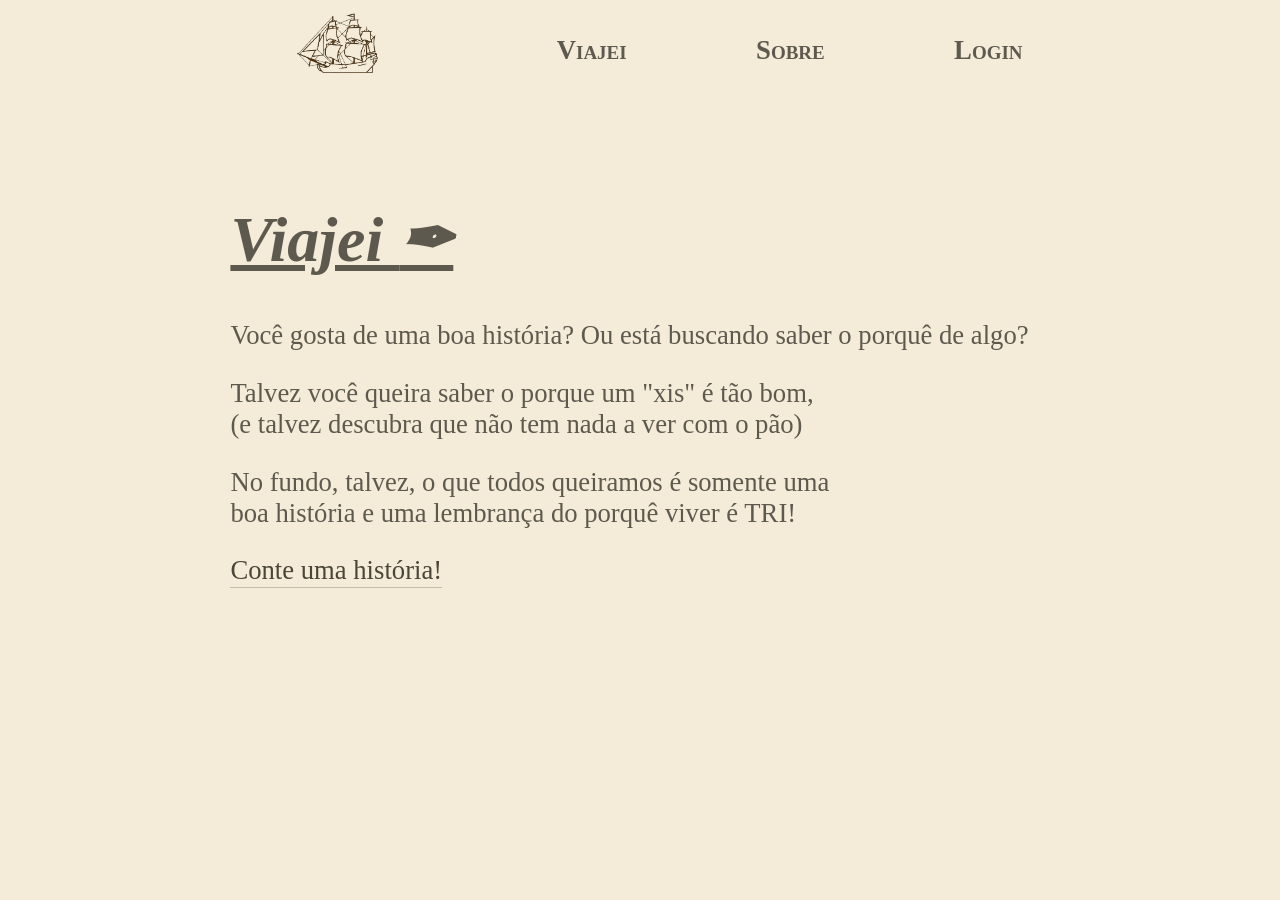
<file: index.html>
<!DOCTYPE html>
<html lang="en">

<head>
    <meta charset="UTF-8">
    <meta content="text/html">
    <meta name="viewport" content="width=device-width, initial-scale=1.0">
    <link rel="stylesheet" href="./style/index.css">
    <script src="./scripts/menu.js" defer></script>
    <script src="./scripts/navbar.js"></script>
    
    <title>Viajei!</title>
</head>

<body>

  <div id="container">
    <header>
      <nav>
        <img src="./images/boat.png" alt="Uma imagem de um barco a vela, somente com traços em tons marrons. O barco está de com a proa virada para o lado direito" />
        <div class="toggle"></div>
        <a class="link-do-cabecalho" href="./index.html">Viajei</a>
        <a class="link-do-cabecalho" href="./about.html">Sobre</a>
        <a class="link-do-cabecalho" href="./auth.html">Login</a>
      </nav>
    </header>
    
    <main>
      <h1> Viajei <span class="pen-icon">&#x2712;</span></h1>

      <p>
        Você gosta de uma boa história? Ou está buscando saber o porquê de algo?
      </p>
     
      <p>
        Talvez você queira saber o porque um "xis" é tão bom, <br/>
        (e talvez descubra que não tem nada a ver com o pão)
      </p>

      <p>
        No fundo, talvez, o que todos queiramos é somente uma <br/>
        boa história e uma lembrança do porquê viver é TRI!
      </p>

      <a class="caller" href="./forms.html"> Conte uma história! </a>
    </main>
    
  </div> 
</body> 

</html>
</file>
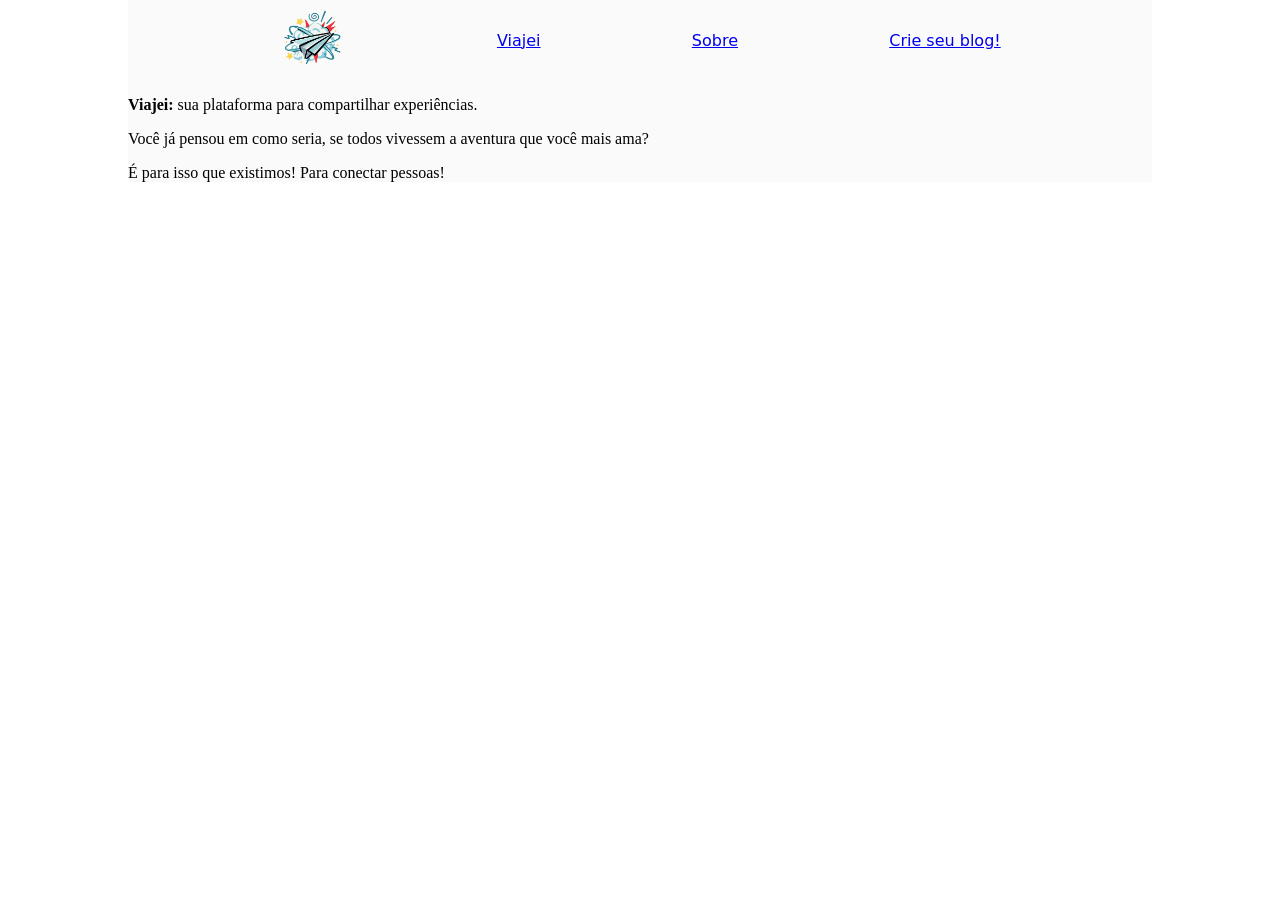
<file: app/index.html>
<!DOCTYPE html>
<html lang="en">

<head>
    <meta charset="UTF-8">
    <meta name="viewport" content="width=device-width, initial-scale=1.0">
    <link rel="stylesheet" href="./style/style.css">
    <title>Viajei</title>
</head>

<body>
    <div id="container">
        <header>
            <img src="./images/logo.png" alt="A imagem de um emoji que junta uma nuvem de confusão, com um avião." />
            <a href="./index.html">Viajei</a>
            <a href="./sobre.html">Sobre</a>
            <a href="./forms.html">Crie seu blog!</a>
        </header>
        <section>
            <p><b> Viajei: </b>
                sua plataforma para compartilhar experiências. 
            </p>
            <p>
                Você já pensou em como seria,
                se todos vivessem a aventura que você mais ama?
            </p>
            <p>
                É para isso que existimos! Para conectar pessoas!
            </p>
        </section>
    </div>
</body>

</html>
</file>
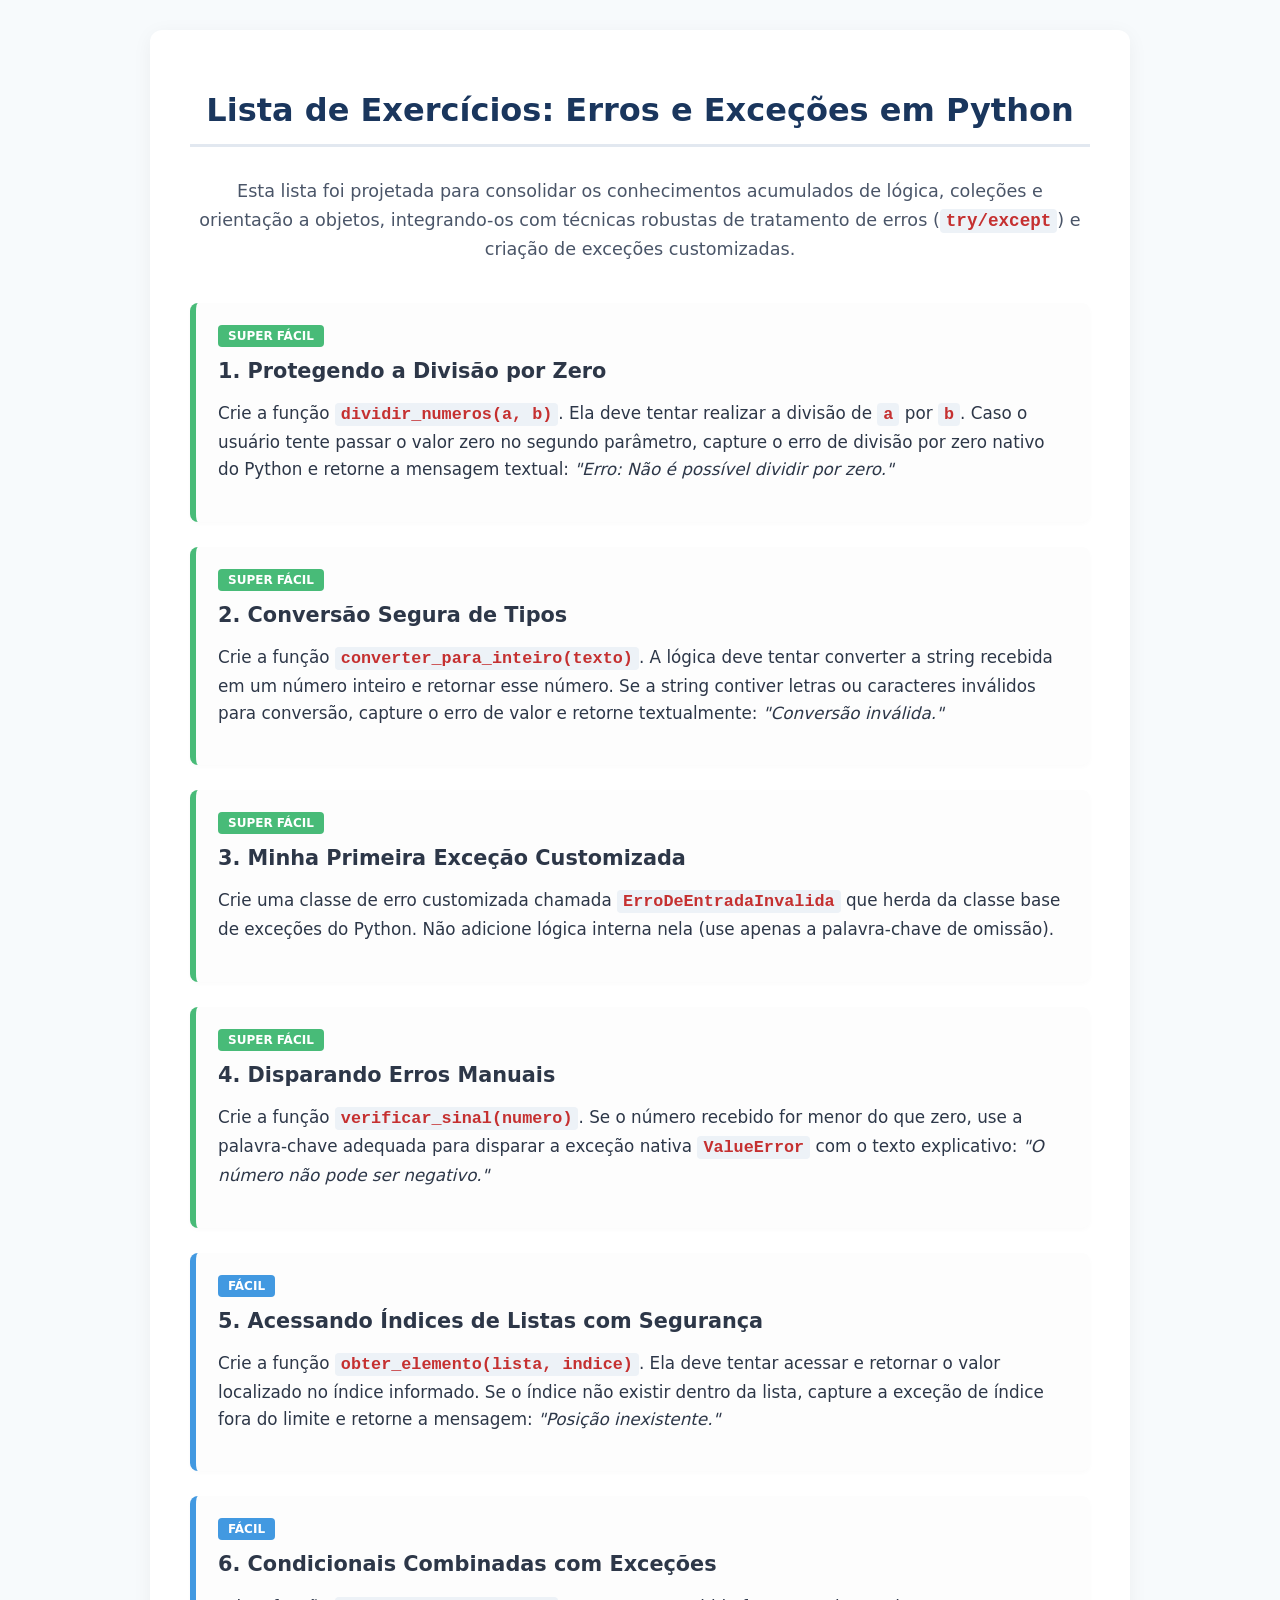
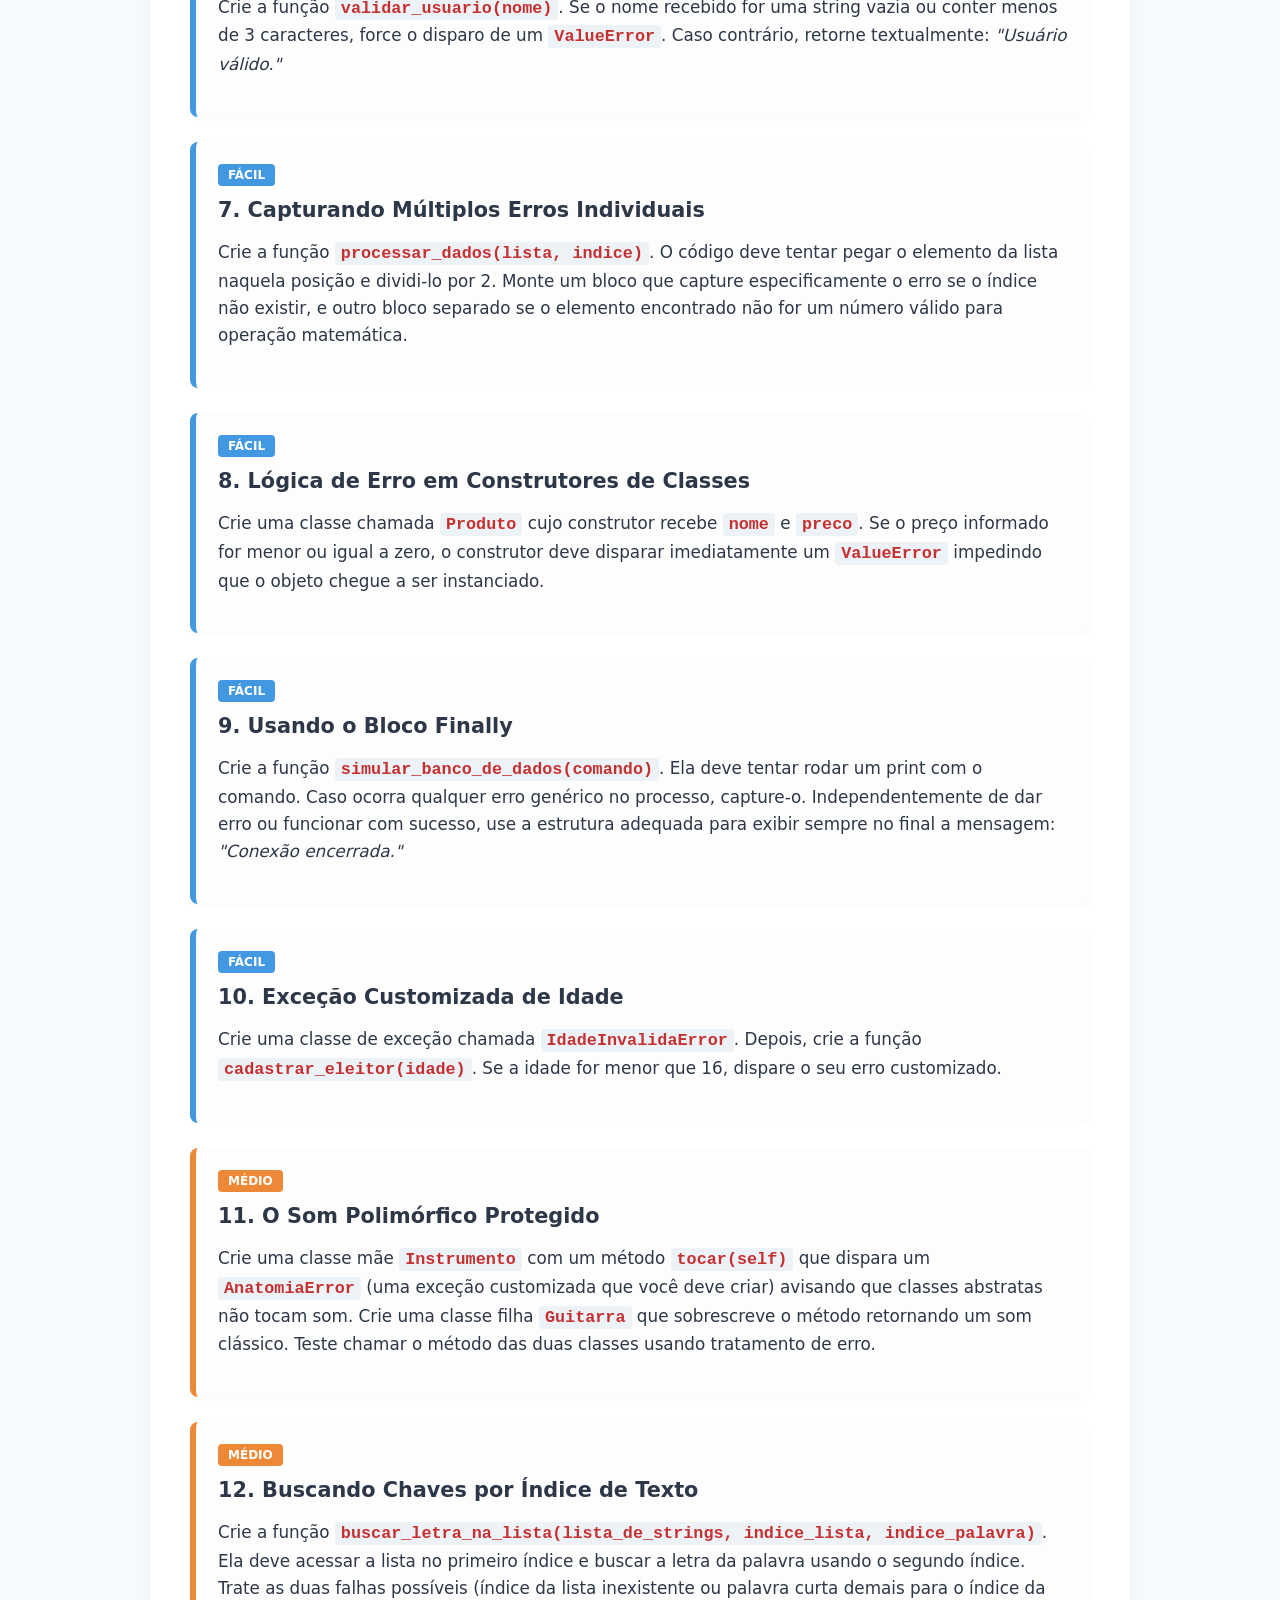
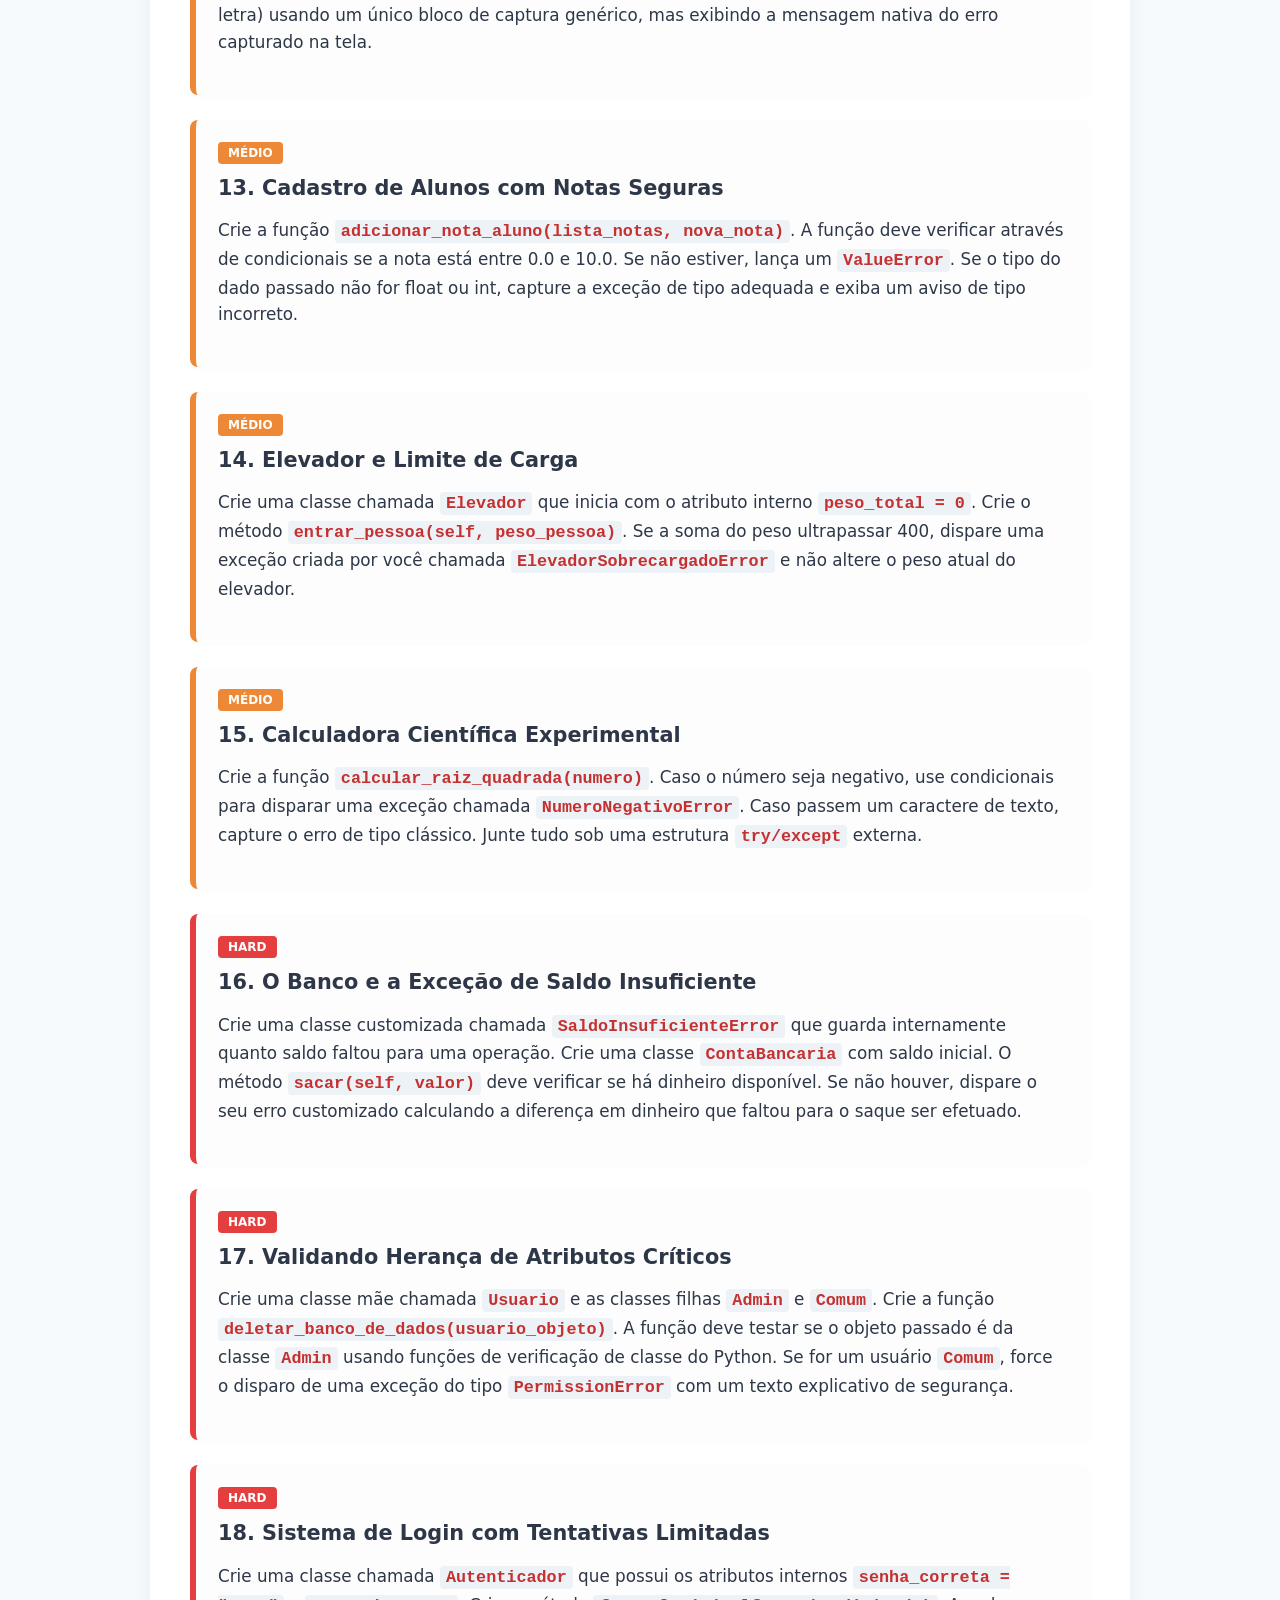
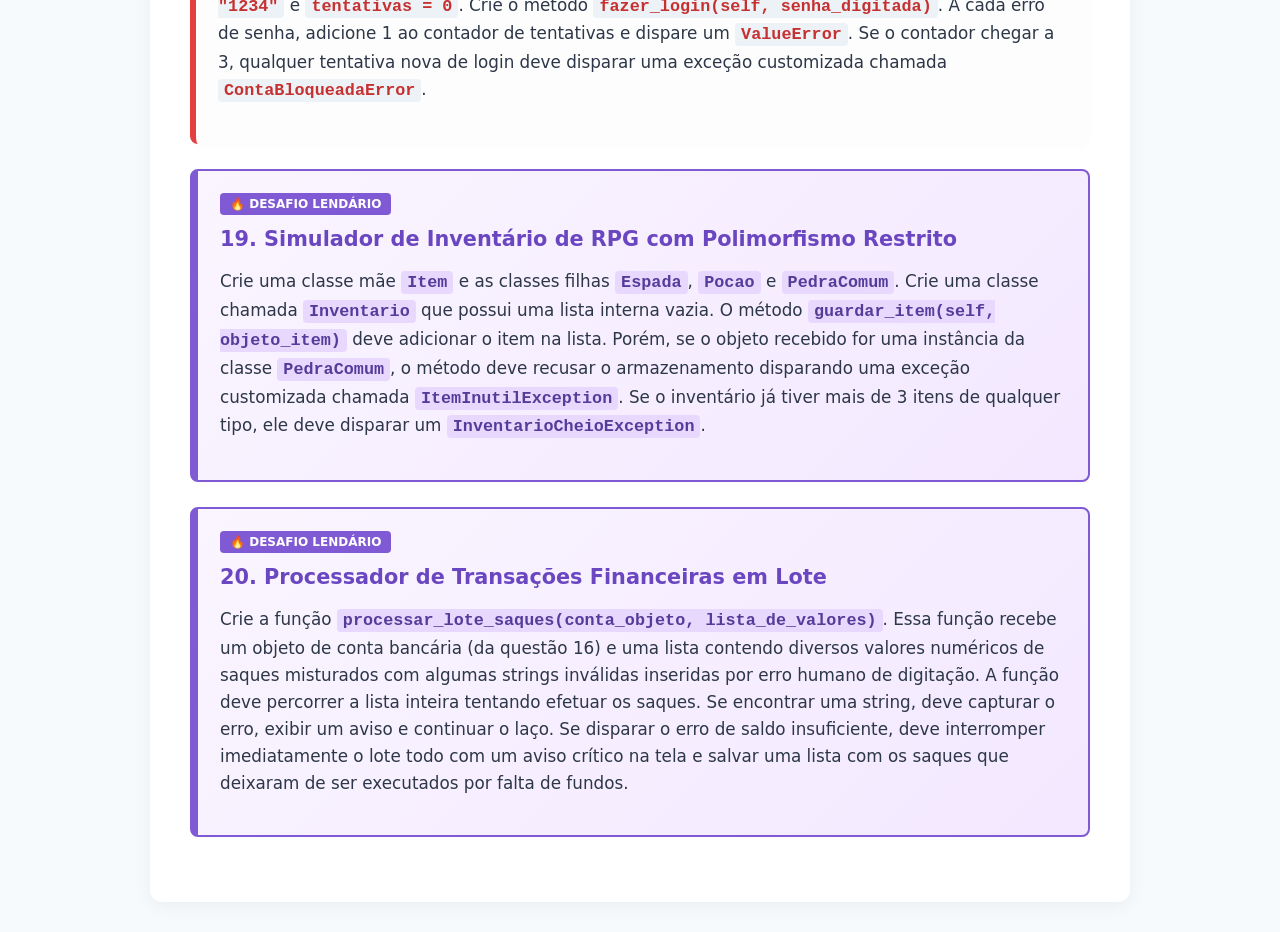
<file: proj/exceptions/index.html>
<!DOCTYPE html>
<html lang="pt-BR">
<head>
    <meta charset="UTF-8">
    <meta name="viewport" content="width=device-width, initial-scale=1.0">
    <title>Exercícios Python: Tratamento de Exceções</title>
    <style>
        body {
            font-family: 'Segoe UI', system-ui, sans-serif;
            background-color: #f7fafc;
            color: #2d3748;
            padding: 30px 20px;
            margin: 0;
        }
        .container {
            max-width: 900px;
            margin: 0 auto;
            background: #ffffff;
            padding: 40px;
            border-radius: 12px;
            box-shadow: 0 4px 20px rgba(0,0,0,0.05);
        }
        h1 {
            color: #1a365d;
            text-align: center;
            border-bottom: 3px solid #e2e8f0;
            padding-bottom: 15px;
            margin-bottom: 30px;
        }
        p.intro {
            font-size: 1.1em;
            color: #4a5568;
            line-height: 1.6;
            text-align: center;
            margin-bottom: 40px;
        }
        .card {
            padding: 22px;
            margin: 25px 0;
            border-radius: 8px;
            border-left: 6px solid #cbd5e0;
            background: #fdfdfd;
            box-shadow: 0 2px 5px rgba(0,0,0,0.02);
        }
        /* Cores por Nível */
        .card.super-facil { border-left-color: #48bb78; }
        .card.facil { border-left-color: #4299e1; }
        .card.medio { border-left-color: #ed8936; }
        .card.hard { border-left-color: #e53e3e; }
        
        /* Card Especial do Desafio */
        .card.desafio-especial {
            border: 2px solid #805ad5;
            border-left: 8px solid #805ad5;
            background: #faf5ff;
            background-image: linear-gradient(135deg, #faf5ff 0%, #f3e8ff 100%);
        }

        .badge {
            display: inline-block;
            padding: 4px 10px;
            font-size: 0.75em;
            font-weight: bold;
            border-radius: 4px;
            color: #fff;
            text-transform: uppercase;
            margin-bottom: 12px;
        }
        .badge.super-facil { background: #48bb78; }
        .badge.facil { background: #4299e1; }
        .badge.medio { background: #ed8936; }
        .badge.hard { background: #e53e3e; }
        .badge.desafio-especial { background: #805ad5; animation: pulse 2s infinite; }

        h2 {
            margin-top: 0;
            font-size: 1.3em;
            color: #2d3748;
        }
        .card.desafio-especial h2 {
            color: #6b46c1;
        }
        p.enunciado {
            line-height: 1.6;
            font-size: 1.05em;
        }
        code {
            background: #edf2f7;
            padding: 2px 6px;
            border-radius: 4px;
            font-family: 'Courier New', Courier, monospace;
            font-weight: bold;
            color: #c53030;
        }
        .card.desafio-especial code {
            background: #e9d8fd;
            color: #553c9a;
        }
    </style>
</head>
<body>
    <div class="container">
        <h1>Lista de Exercícios: Erros e Exceções em Python</h1>
        <p class="intro">
            Esta lista foi projetada para consolidar os conhecimentos acumulados de lógica, coleções e orientação a objetos, 
            integrando-os com técnicas robustas de tratamento de erros (<code>try/except</code>) e criação de exceções customizadas.
        </p>

        <div class="card super-facil">
            <span class="badge super-facil">Super Fácil</span>
            <h2>1. Protegendo a Divisão por Zero</h2>
            <p class="enunciado">Crie a função <code>dividir_numeros(a, b)</code>. Ela deve tentar realizar a divisão de <code>a</code> por <code>b</code>. Caso o usuário tente passar o valor zero no segundo parâmetro, capture o erro de divisão por zero nativo do Python e retorne a mensagem textual: <em>"Erro: Não é possível dividir por zero."</em></p>
        </div>

        <div class="card super-facil">
            <span class="badge super-facil">Super Fácil</span>
            <h2>2. Conversão Segura de Tipos</h2>
            <p class="enunciado">Crie a função <code>converter_para_inteiro(texto)</code>. A lógica deve tentar converter a string recebida em um número inteiro e retornar esse número. Se a string contiver letras ou caracteres inválidos para conversão, capture o erro de valor e retorne textualmente: <em>"Conversão inválida."</em></p>
        </div>

        <div class="card super-facil">
            <span class="badge super-facil">Super Fácil</span>
            <h2>3. Minha Primeira Exceção Customizada</h2>
            <p class="enunciado">Crie uma classe de erro customizada chamada <code>ErroDeEntradaInvalida</code> que herda da classe base de exceções do Python. Não adicione lógica interna nela (use apenas a palavra-chave de omissão).</p>
        </div>

        <div class="card super-facil">
            <span class="badge super-facil">Super Fácil</span>
            <h2>4. Disparando Erros Manuais</h2>
            <p class="enunciado">Crie a função <code>verificar_sinal(numero)</code>. Se o número recebido for menor do que zero, use a palavra-chave adequada para disparar a exceção nativa <code>ValueError</code> com o texto explicativo: <em>"O número não pode ser negativo."</em></p>
        </div>

        <div class="card facil">
            <span class="badge facil">Fácil</span>
            <h2>5. Acessando Índices de Listas com Segurança</h2>
            <p class="enunciado">Crie a função <code>obter_elemento(lista, indice)</code>. Ela deve tentar acessar e retornar o valor localizado no índice informado. Se o índice não existir dentro da lista, capture a exceção de índice fora do limite e retorne a mensagem: <em>"Posição inexistente."</em></p>
        </div>

        <div class="card facil">
            <span class="badge facil">Fácil</span>
            <h2>6. Condicionais Combinadas com Exceções</h2>
            <p class="enunciado">Crie a função <code>validar_usuario(nome)</code>. Se o nome recebido for uma string vazia ou conter menos de 3 caracteres, force o disparo de um <code>ValueError</code>. Caso contrário, retorne textualmente: <em>"Usuário válido."</em></p>
        </div>

        <div class="card facil">
            <span class="badge facil">Fácil</span>
            <h2>7. Capturando Múltiplos Erros Individuais</h2>
            <p class="enunciado">Crie a função <code>processar_dados(lista, indice)</code>. O código deve tentar pegar o elemento da lista naquela posição e dividi-lo por 2. Monte um bloco que capture especificamente o erro se o índice não existir, e outro bloco separado se o elemento encontrado não for um número válido para operação matemática.</p>
        </div>

        <div class="card facil">
            <span class="badge facil">Fácil</span>
            <h2>8. Lógica de Erro em Construtores de Classes</h2>
            <p class="enunciado">Crie uma classe chamada <code>Produto</code> cujo construtor recebe <code>nome</code> e <code>preco</code>. Se o preço informado for menor ou igual a zero, o construtor deve disparar imediatamente um <code>ValueError</code> impedindo que o objeto chegue a ser instanciado.</p>
        </div>

        <div class="card facil">
            <span class="badge facil">Fácil</span>
            <h2>9. Usando o Bloco Finally</h2>
            <p class="enunciado">Crie a função <code>simular_banco_de_dados(comando)</code>. Ela deve tentar rodar um print com o comando. Caso ocorra qualquer erro genérico no processo, capture-o. Independentemente de dar erro ou funcionar com sucesso, use a estrutura adequada para exibir sempre no final a mensagem: <em>"Conexão encerrada."</em></p>
        </div>

        <div class="card facil">
            <span class="badge facil">Fácil</span>
            <h2>10. Exceção Customizada de Idade</h2>
            <p class="enunciado">Crie uma classe de exceção chamada <code>IdadeInvalidaError</code>. Depois, crie a função <code>cadastrar_eleitor(idade)</code>. Se a idade for menor que 16, dispare o seu erro customizado.</p>
        </div>

        <div class="card medio">
            <span class="badge medio">Médio</span>
            <h2>11. O Som Polimórfico Protegido</h2>
            <p class="enunciado">Crie uma classe mãe <code>Instrumento</code> com um método <code>tocar(self)</code> que dispara um <code>AnatomiaError</code> (uma exceção customizada que você deve criar) avisando que classes abstratas não tocam som. Crie uma classe filha <code>Guitarra</code> que sobrescreve o método retornando um som clássico. Teste chamar o método das duas classes usando tratamento de erro.</p>
        </div>

        <div class="card medio">
            <span class="badge medio">Médio</span>
            <h2>12. Buscando Chaves por Índice de Texto</h2>
            <p class="enunciado">Crie a função <code>buscar_letra_na_lista(lista_de_strings, indice_lista, indice_palavra)</code>. Ela deve acessar a lista no primeiro índice e buscar a letra da palavra usando o segundo índice. Trate as duas falhas possíveis (índice da lista inexistente ou palavra curta demais para o índice da letra) usando um único bloco de captura genérico, mas exibindo a mensagem nativa do erro capturado na tela.</p>
        </div>

        <div class="card medio">
            <span class="badge medio">Médio</span>
            <h2>13. Cadastro de Alunos com Notas Seguras</h2>
            <p class="enunciado">Crie a função <code>adicionar_nota_aluno(lista_notas, nova_nota)</code>. A função deve verificar através de condicionais se a nota está entre 0.0 e 10.0. Se não estiver, lança um <code>ValueError</code>. Se o tipo do dado passado não for float ou int, capture a exceção de tipo adequada e exiba um aviso de tipo incorreto.</p>
        </div>

        <div class="card medio">
            <span class="badge medio">Médio</span>
            <h2>14. Elevador e Limite de Carga</h2>
            <p class="enunciado">Crie uma classe chamada <code>Elevador</code> que inicia com o atributo interno <code>peso_total = 0</code>. Crie o método <code>entrar_pessoa(self, peso_pessoa)</code>. Se a soma do peso ultrapassar 400, dispare uma exceção criada por você chamada <code>ElevadorSobrecargadoError</code> e não altere o peso atual do elevador.</p>
        </div>

        <div class="card medio">
            <span class="badge medio">Médio</span>
            <h2>15. Calculadora Científica Experimental</h2>
            <p class="enunciado">Crie a função <code>calcular_raiz_quadrada(numero)</code>. Caso o número seja negativo, use condicionais para disparar uma exceção chamada <code>NumeroNegativoError</code>. Caso passem um caractere de texto, capture o erro de tipo clássico. Junte tudo sob uma estrutura <code>try/except</code> externa.</p>
        </div>

        <div class="card hard">
            <span class="badge hard">Hard</span>
            <h2>16. O Banco e a Exceção de Saldo Insuficiente</h2>
            <p class="enunciado">Crie uma classe customizada chamada <code>SaldoInsuficienteError</code> que guarda internamente quanto saldo faltou para uma operação. Crie uma classe <code>ContaBancaria</code> com saldo inicial. O método <code>sacar(self, valor)</code> deve verificar se há dinheiro disponível. Se não houver, dispare o seu erro customizado calculando a diferença em dinheiro que faltou para o saque ser efetuado.</p>
        </div>

        <div class="card hard">
            <span class="badge hard">Hard</span>
            <h2>17. Validando Herança de Atributos Críticos</h2>
            <p class="enunciado">Crie uma classe mãe chamada <code>Usuario</code> e as classes filhas <code>Admin</code> e <code>Comum</code>. Crie a função <code>deletar_banco_de_dados(usuario_objeto)</code>. A função deve testar se o objeto passado é da classe <code>Admin</code> usando funções de verificação de classe do Python. Se for um usuário <code>Comum</code>, force o disparo de uma exceção do tipo <code>PermissionError</code> com um texto explicativo de segurança.</p>
        </div>

        <div class="card hard">
            <span class="badge hard">Hard</span>
            <h2>18. Sistema de Login com Tentativas Limitadas</h2>
            <p class="enunciado">Crie uma classe chamada <code>Autenticador</code> que possui os atributos internos <code>senha_correta = "1234"</code> e <code>tentativas = 0</code>. Crie o método <code>fazer_login(self, senha_digitada)</code>. A cada erro de senha, adicione 1 ao contador de tentativas e dispare um <code>ValueError</code>. Se o contador chegar a 3, qualquer tentativa nova de login deve disparar uma exceção customizada chamada <code>ContaBloqueadaError</code>.</p>
        </div>

        <div class="card desafio-especial">
            <span class="badge desafio-especial">🔥 Desafio Lendário</span>
            <h2>19. Simulador de Inventário de RPG com Polimorfismo Restrito</h2>
            <p class="enunciado">Crie uma classe mãe <code>Item</code> e as classes filhas <code>Espada</code>, <code>Pocao</code> e <code>PedraComum</code>. Crie uma classe chamada <code>Inventario</code> que possui uma lista interna vazia. O método <code>guardar_item(self, objeto_item)</code> deve adicionar o item na lista. Porém, se o objeto recebido for uma instância da classe <code>PedraComum</code>, o método deve recusar o armazenamento disparando uma exceção customizada chamada <code>ItemInutilException</code>. Se o inventário já tiver mais de 3 itens de qualquer tipo, ele deve disparar um <code>InventarioCheioException</code>.</p>
        </div>

        <div class="card desafio-especial">
            <span class="badge desafio-especial">🔥 Desafio Lendário</span>
            <h2>20. Processador de Transações Financeiras em Lote</h2>
            <p class="enunciado">Crie a função <code>processar_lote_saques(conta_objeto, lista_de_valores)</code>. Essa função recebe um objeto de conta bancária (da questão 16) e uma lista contendo diversos valores numéricos de saques misturados com algumas strings inválidas inseridas por erro humano de digitação. A função deve percorrer a lista inteira tentando efetuar os saques. Se encontrar uma string, deve capturar o erro, exibir um aviso e continuar o laço. Se disparar o erro de saldo insuficiente, deve interromper imediatamente o lote todo com um aviso crítico na tela e salvar uma lista com os saques que deixaram de ser executados por falta de fundos.</p>
        </div>

    </div>
</body>
</html>
</file>
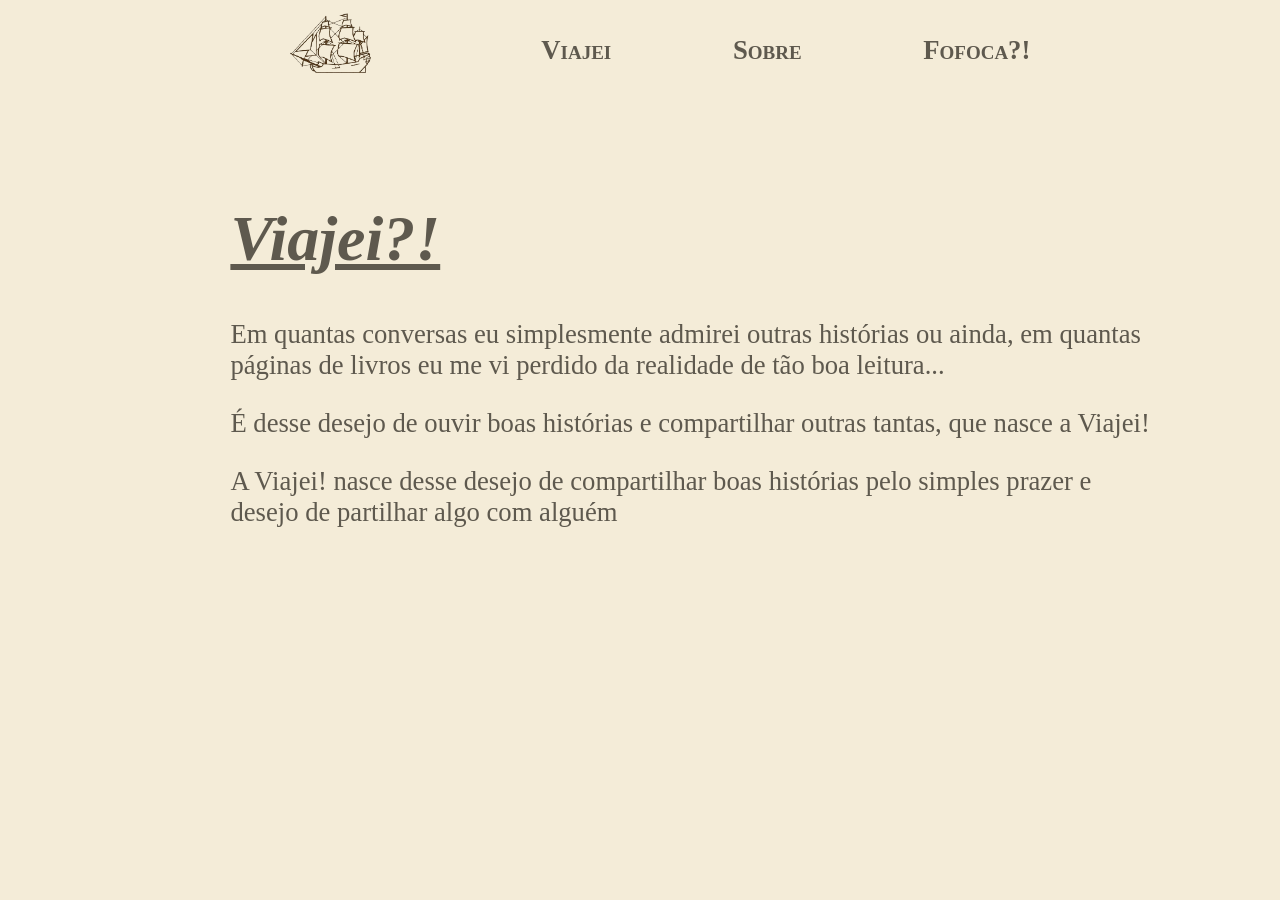
<file: about.html>
<!DOCTYPE html>
<html lang="en">

<head>
  <meta charset="UTF-8">
  <meta name="viewport" content="width=device-width, initial-scale=1.0">
  <title>Viajei: Sobre</title>
  <link rel="stylesheet" href="./style/about.css">
  <script src="./scripts/menu.js" defer></script>
  <script src="./scripts/navbar.js"></script>
</head>

<body>
  <div id="container">
    <header>
      <nav>
        <img src="./images/boat.png"
          alt="Uma imagem de um barco a vela, somente com traços em tons marrons. O barco está de com a proa virada para o lado direito" />
        <div class="toggle"></div>
        <a class="link-do-cabecalho" href="./index.html">Viajei</a>
        <a class="link-do-cabecalho" href="./about.html">Sobre</a>
        <a class="link-do-cabecalho" href="./form.html">Fofoca?!</a>
      </nav>
    </header>

    <main>
      <h1> Viajei?! </h1>
      <p>
        Em quantas conversas eu simplesmente admirei outras histórias 
        ou ainda, em quantas páginas de livros eu me vi
        perdido da realidade de tão boa leitura...
      </p>
      <p>
        É desse desejo de ouvir boas histórias e compartilhar outras tantas, que nasce a Viajei!
      </p>

      <p>
        A Viajei! nasce desse desejo de compartilhar boas histórias pelo
        simples prazer e desejo de partilhar algo com alguém
      </p>
    </main>
  </div>
</body>

</html>
</file>
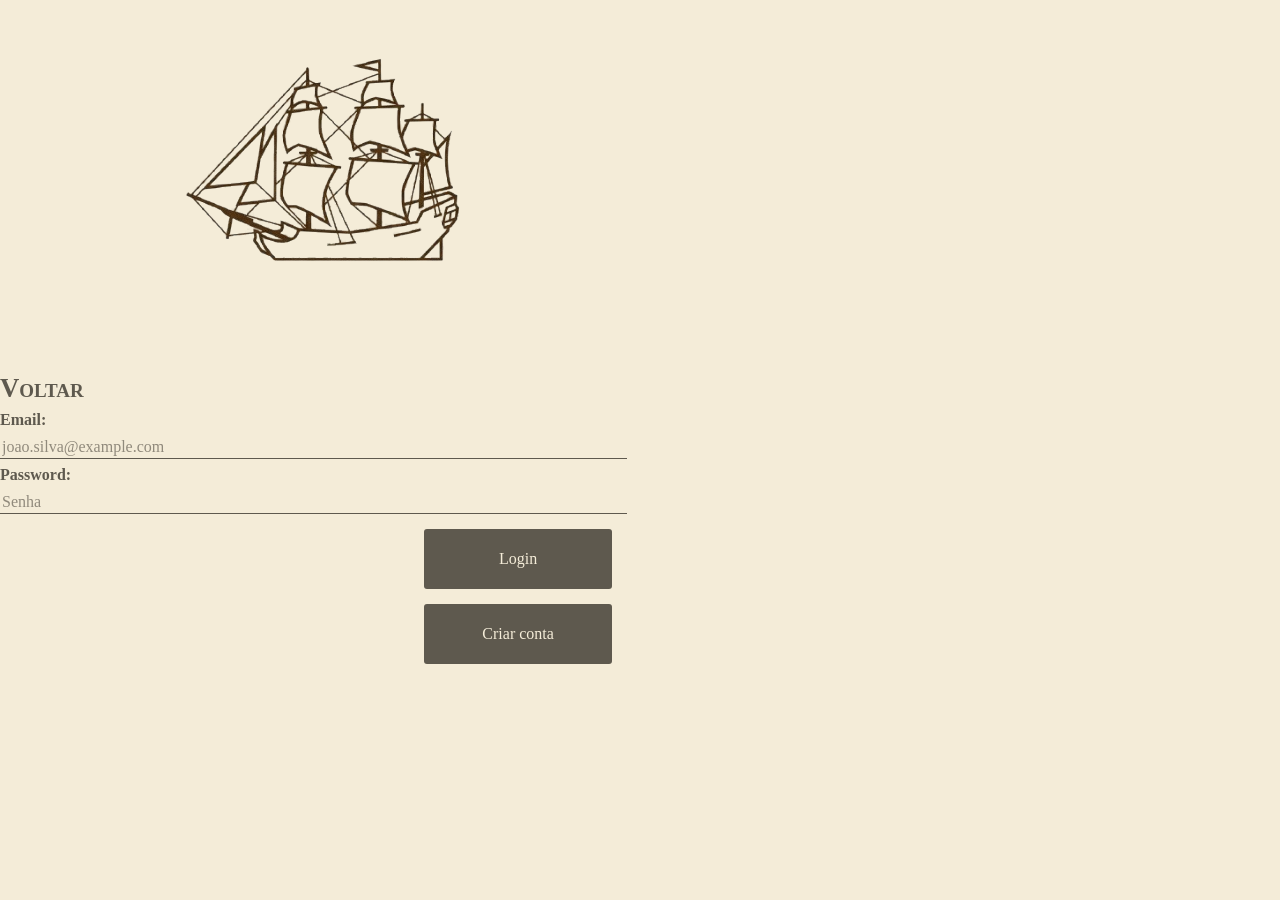
<file: auth.html>
<!DOCTYPE html>
<html lang="en">

<head>
    <meta charset="UTF-8">
    <meta name="viewport" content="width=device-width, initial-scale=1.0">
    <link rel="stylesheet" href="./style/auth.css">
    <title>Login</title>
    <script src="scripts/auth.js" defer></script>
</head>

<body>
    <div class="container">
        <header>
            <nav>
                <img src="./images/boat.png"
                    alt="Uma imagem de um barco a vela, somente com traços em tons marrons. O barco está de com a proa virada para o lado direito" />
                <div class="toggle"></div>
                <a class="link-do-cabecalho" href="./index.html">Voltar</a>
            </nav>
        </header>
        <form id="auth">
            <label for="email"> Email: </label>
            <input id="email" type="email" name="email" placeholder="joao.silva@example.com">

            <label for="senha"> Password: </label>
            <input id="senha" type="password" name="senha" placeholder="Senha">

            <button type="submit" id="login_acc"> Login </button>
            <button type="submit" id="create_acc"> Criar conta </button>
        </form>
    </div>
</body>

</html>
</file>
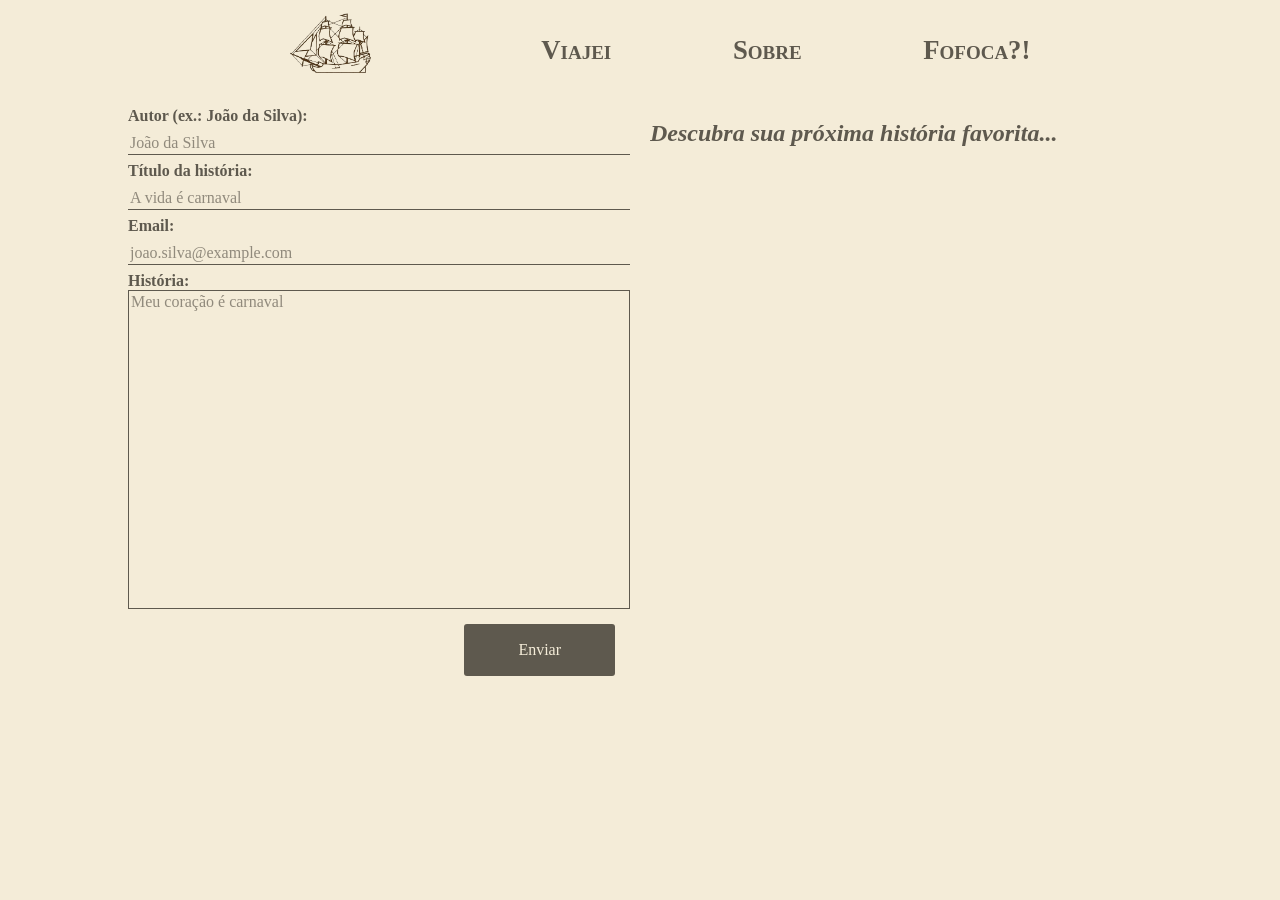
<file: form.html>
<!DOCTYPE html5>
<html lang="en">

<head>
  <meta charset="UTF-8">
  <meta name="viewport" content="width=device-width, initial-scale=1.0">
  <title>Viajei: Sobre</title>
  <link rel="stylesheet" href="./style/form.css">
  <script src="./scripts/menu.js" defer></script>
  <script type="module" src="./scripts/form.js"></script>
  <script src="./scripts/navbar.js"></script>
</head>

<body>
  <div id="container">
    <header>
      <nav>
        <img src="./images/boat.png"
          alt="Uma imagem de um barco a vela, somente com traços em tons marrons. O barco está de com a proa virada para o lado direito" />
        <div class="toggle"></div>
        <a class="link-do-cabecalho" href="./index.html">Viajei</a>
        <a class="link-do-cabecalho" href="./about.html">Sobre</a>
        <a class="link-do-cabecalho" href="./form.html">Fofoca?!</a>
      </nav>
    </header>
    
    <main>
      <form id="story-form">
        <label for="autor"> Autor (ex.: João da Silva): </label>
        <input id="autor" type="text" name="autor" placeholder="João da Silva">

        <label for="titulo"> Título da história: </label>
        <input id="titulo" type="text" name="titulo" placeholder="A vida é carnaval">

        <label for="email"> Email: </label>
        <input id="email" type="email" name="email" placeholder="joao.silva@example.com">

        <label for="historia"> História: </label>
        <textarea id="historia" cols="50" rows="20" name="historia" placeholder="Meu coração é carnaval"></textarea>

        <button type="submit"> Enviar </button>

      </form>
      <div id="historias">
        <h2> Descubra sua próxima história favorita...</h2>
      </div>
    </main>
    <dialog id="modal">
      <button autofocus> X </button>
      <div id="modal-content"></div>
    </dialog>





  </div>
</body>

</html>
</file>
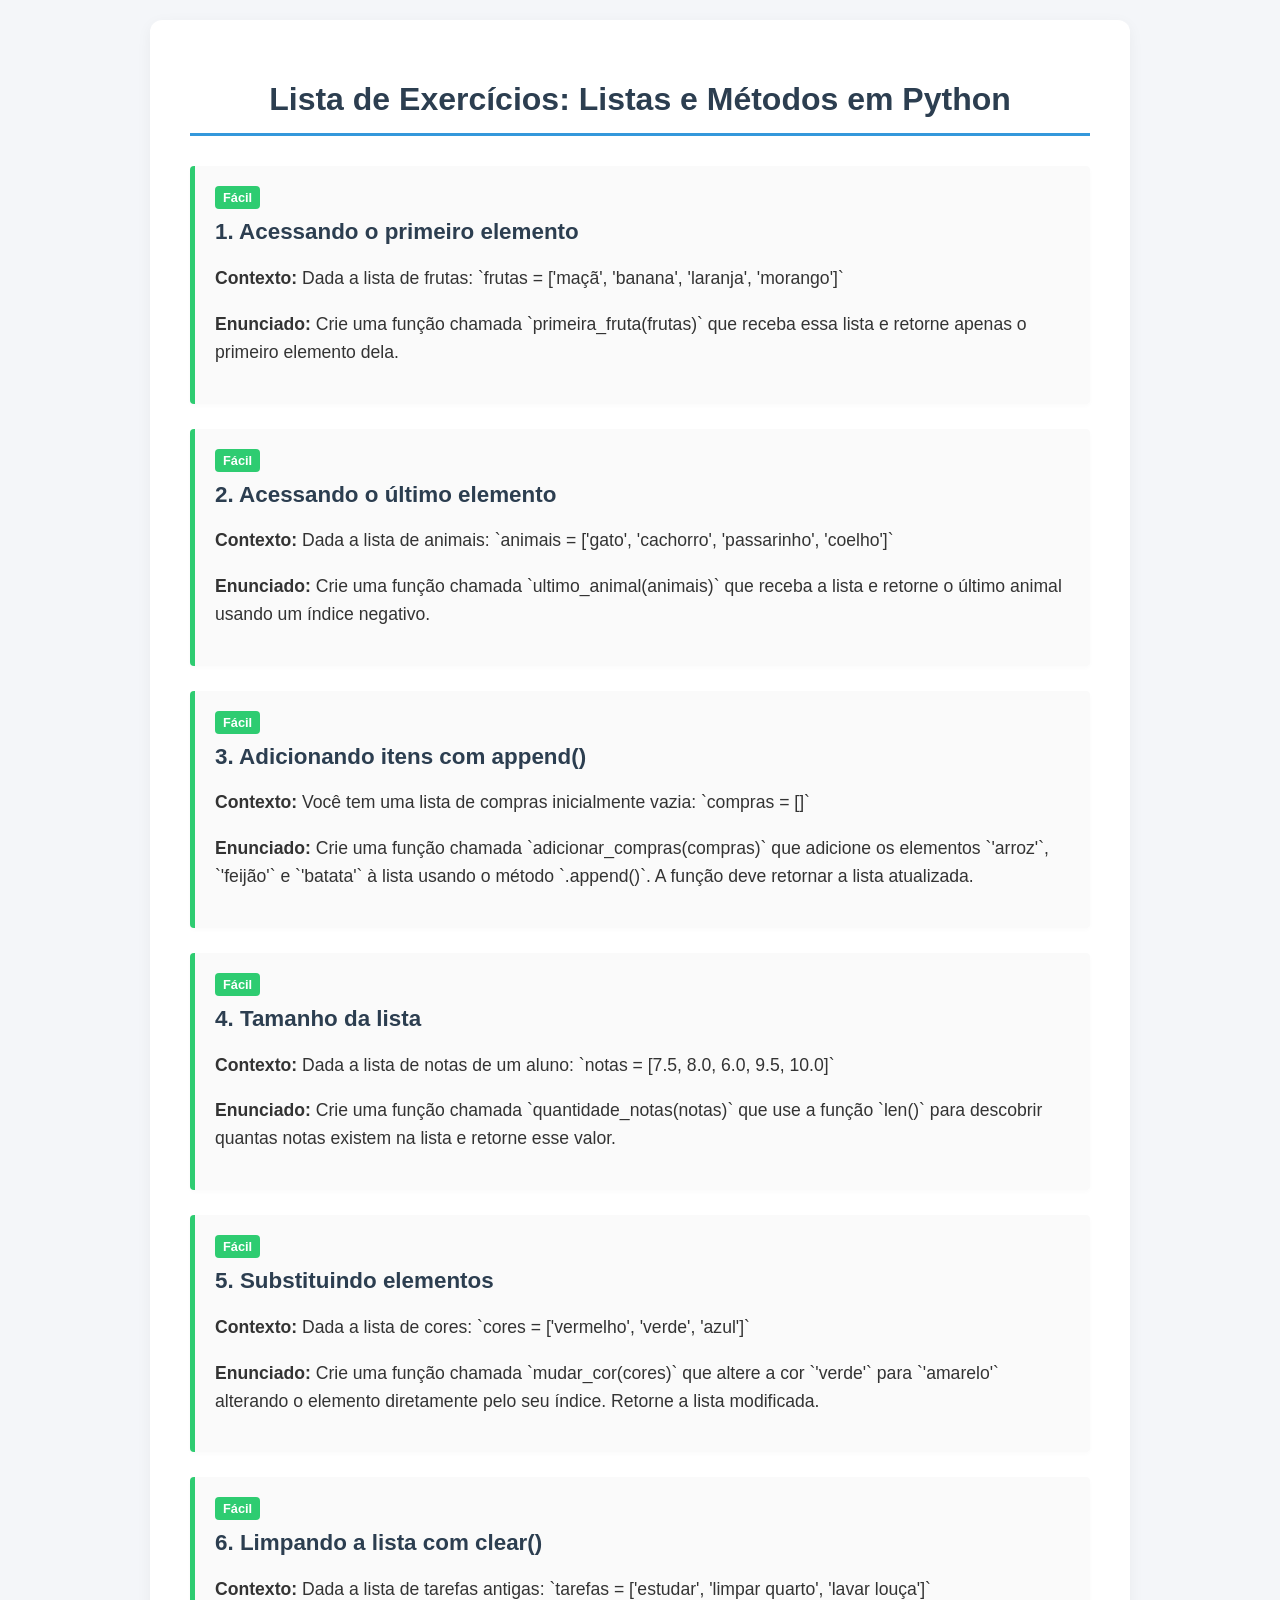
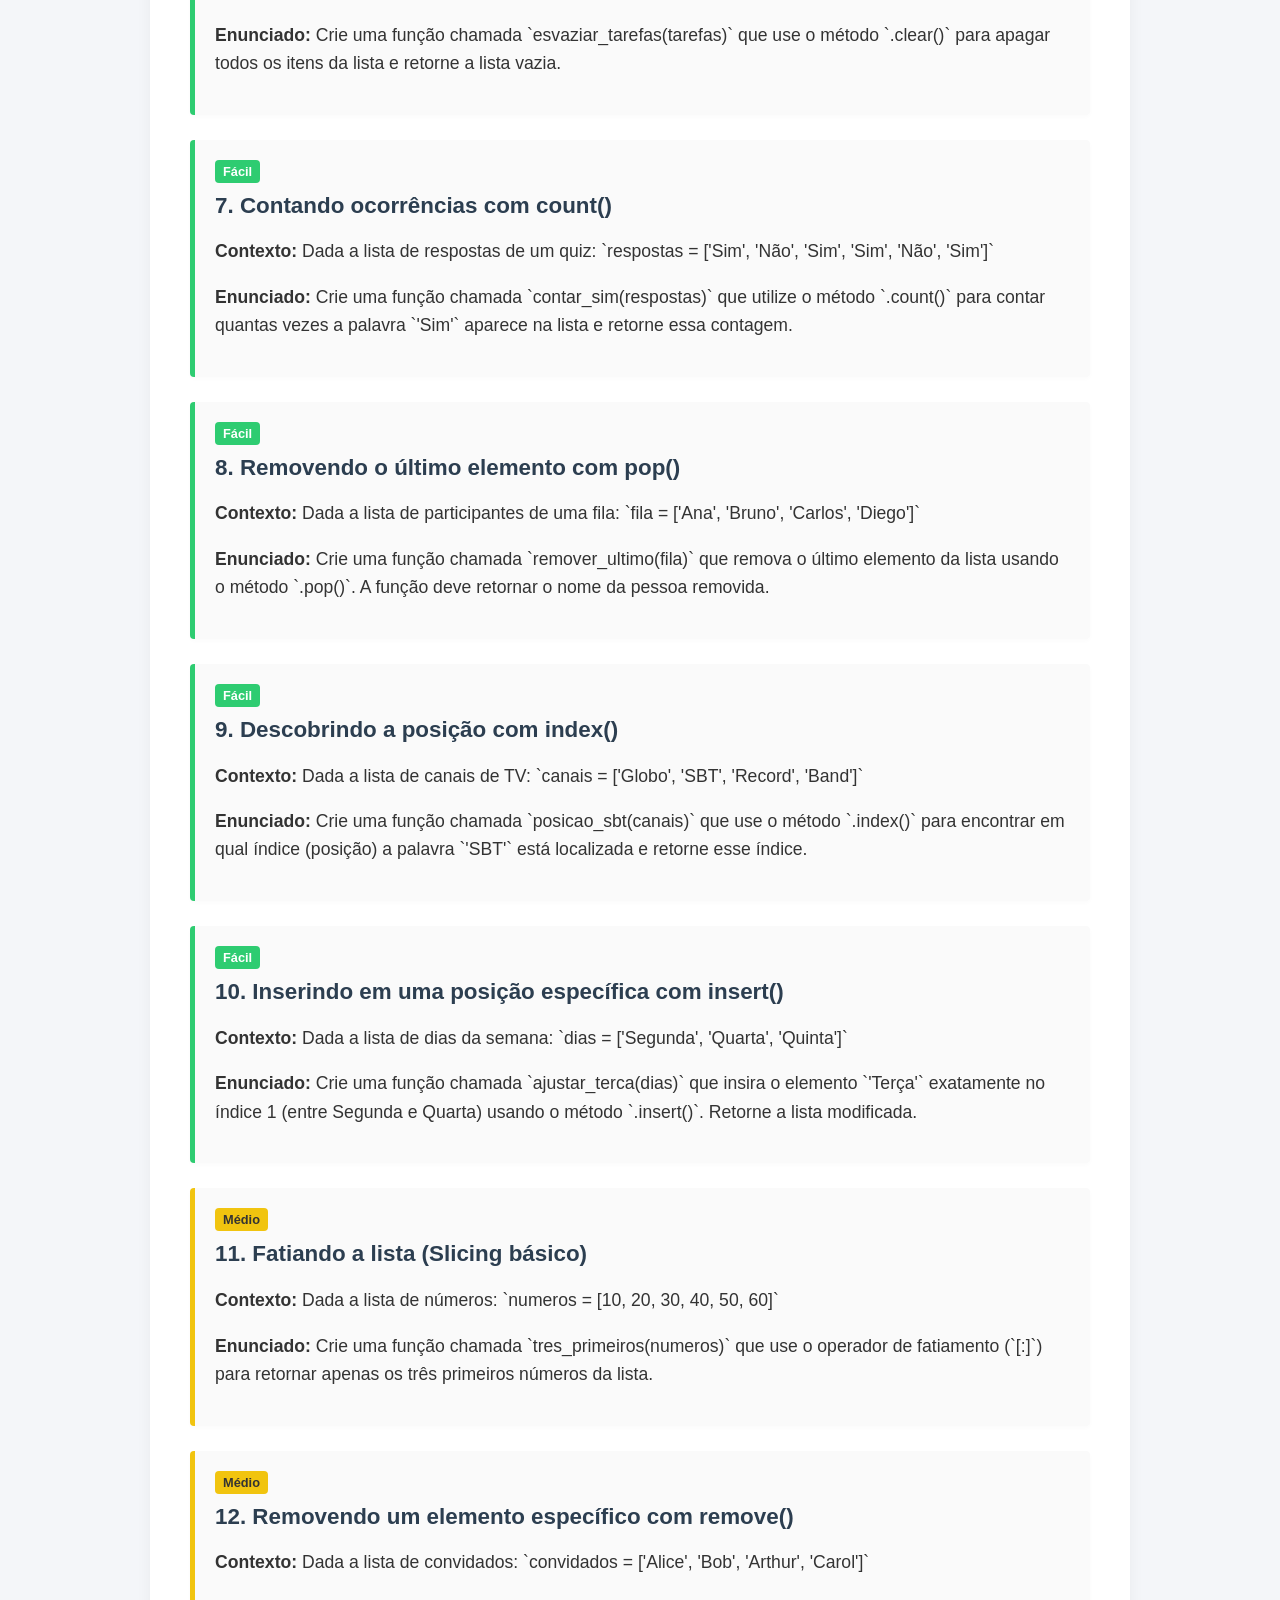
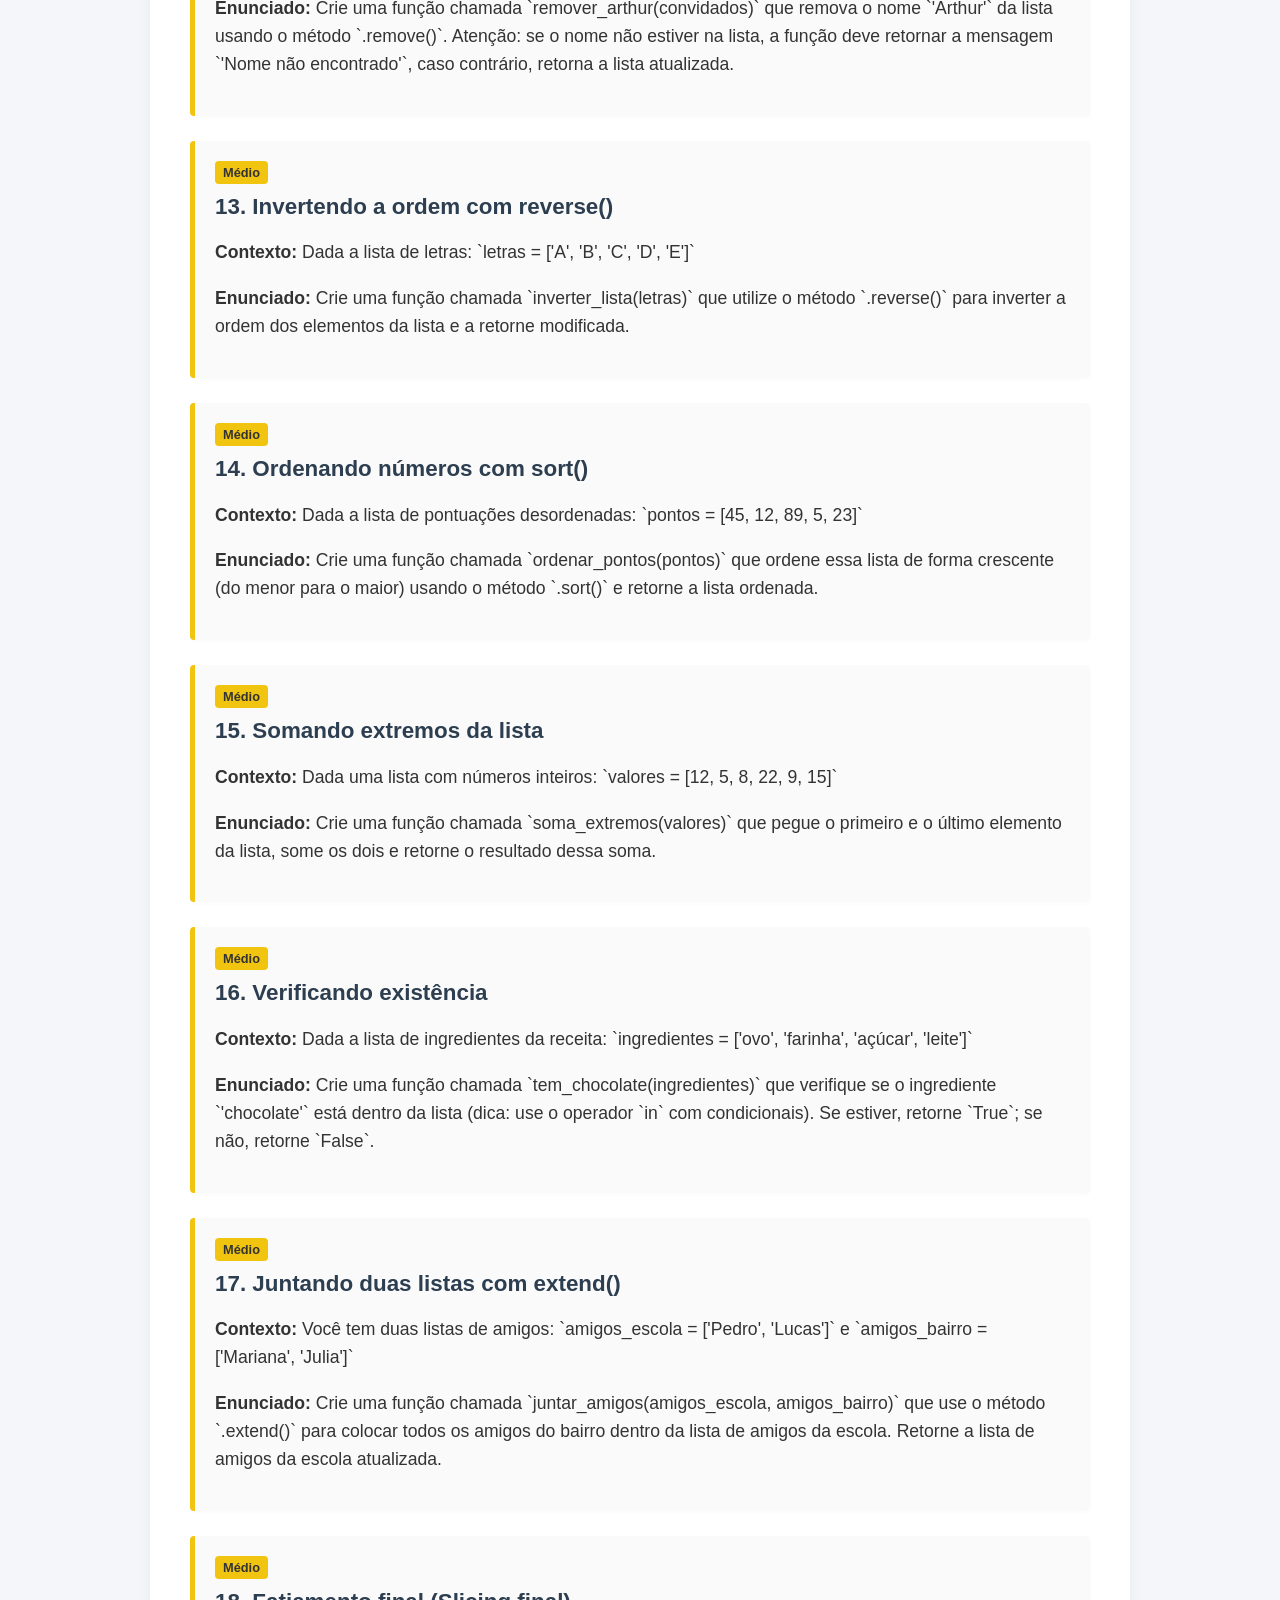
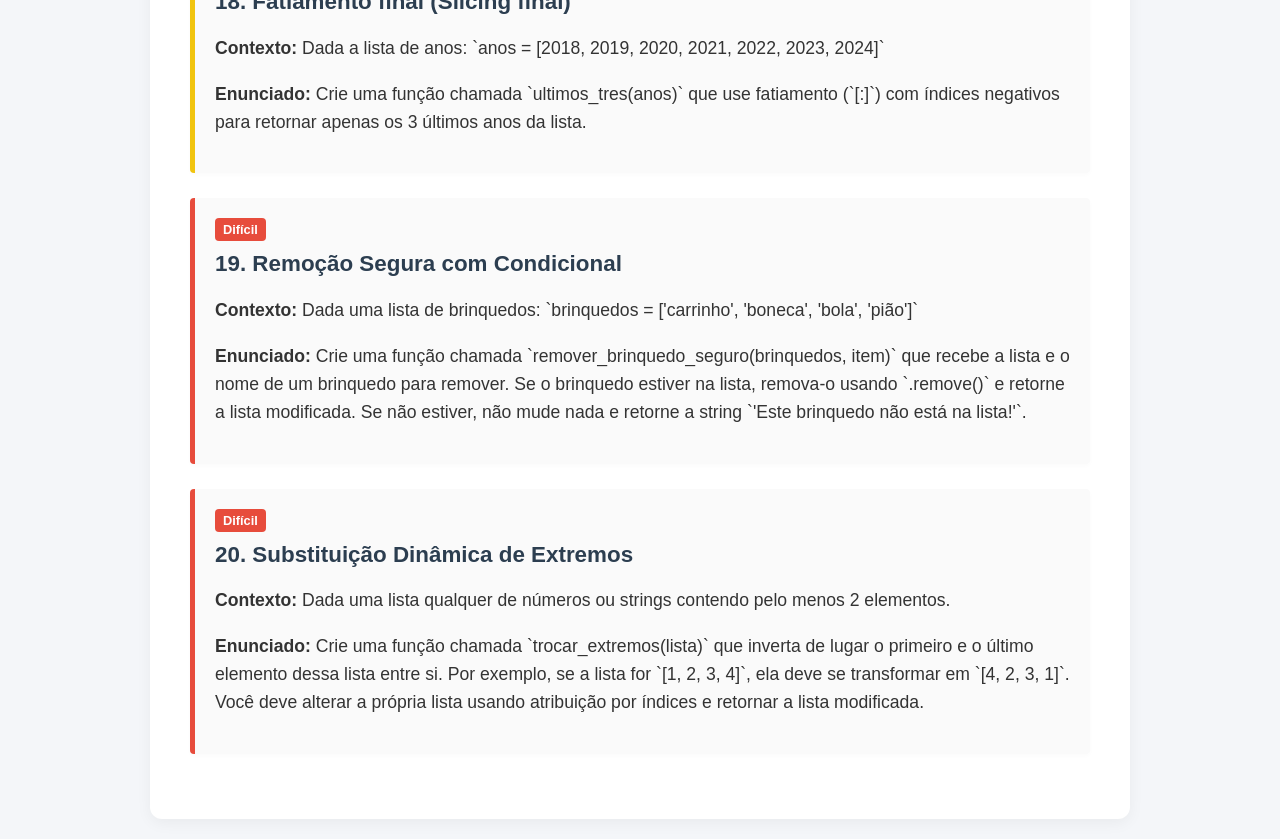
<file: proj/lista_ex.html>
<!DOCTYPE html>
<html lang="pt-BR">
<head>
    <meta charset="UTF-8">
    <meta name="viewport" content="width=device-width, initial-scale=1.0">
    <title>Exercícios de Python - Listas</title>
    <style>
        body {
            font-family: 'Segoe UI', Tahoma, Geneva, Verdana, sans-serif;
            background-color: #f4f6f9;
            color: #333;
            margin: 0;
            padding: 20px;
        }
        .container {
            max-width: 900px;
            margin: 0 auto;
            background: #ffffff;
            padding: 40px;
            border-radius: 12px;
            box-shadow: 0 4px 15px rgba(0,0,0,0.05);
        }
        h1 {
            color: #2c3e50;
            text-align: center;
            border-bottom: 3px solid #3498db;
            padding-bottom: 15px;
            margin-bottom: 30px;
        }
        .exercise-card {
            background: #fafafa;
            border-left: 5px solid #3498db;
            padding: 20px;
            margin-bottom: 25px;
            border-radius: 4px;
            box-shadow: 0 2px 5px rgba(0,0,0,0.02);
        }
        .exercise-card.facil { border-left-color: #2ecc71; }
        .exercise-card.medio { border-left-color: #f1c40f; }
        .exercise-card.dificil { border-left-color: #e74c3c; }
        
        .badge {
            display: inline-block;
            padding: 4px 8px;
            font-size: 0.8em;
            font-weight: bold;
            color: #fff;
            border-radius: 4px;
            margin-bottom: 10px;
        }
        
        .badge.facil { background-color: #2ecc71; }
        .badge.medio { background-color: #f1c40f; color: #333; }
        .badge.dificil { background-color: #e74c3c; }

        h2 {
            margin-top: 0;
            color: #2c3e50;
            font-size: 1.4em;
        }
        p {
            line-height: 1.6;
            font-size: 1.1em;
        }
        code {
            background-color: #eceff1;
            padding: 2px 6px;
            border-radius: 4px;
            font-family: 'Courier New', Courier, monospace;
            font-weight: bold;
            color: #c0392b;
        }
    </style>
</head>
<body>
    <div class="container">
        <h1>Lista de Exercícios: Listas e Métodos em Python</h1>

        <div class="exercise-card facil">
            <span class="badge facil">Fácil</span>
            <h2>1. Acessando o primeiro elemento</h2>
            <p><strong>Contexto:</strong> Dada a lista de frutas: `frutas = ['maçã', 'banana', 'laranja', 'morango']`</p>
            <p><strong>Enunciado:</strong> Crie uma função chamada `primeira_fruta(frutas)` que receba essa lista e retorne apenas o primeiro elemento dela.</p>
        </div>
    
        <div class="exercise-card facil">
            <span class="badge facil">Fácil</span>
            <h2>2. Acessando o último elemento</h2>
            <p><strong>Contexto:</strong> Dada a lista de animais: `animais = ['gato', 'cachorro', 'passarinho', 'coelho']`</p>
            <p><strong>Enunciado:</strong> Crie uma função chamada `ultimo_animal(animais)` que receba a lista e retorne o último animal usando um índice negativo.</p>
        </div>
    
        <div class="exercise-card facil">
            <span class="badge facil">Fácil</span>
            <h2>3. Adicionando itens com append()</h2>
            <p><strong>Contexto:</strong> Você tem uma lista de compras inicialmente vazia: `compras = []`</p>
            <p><strong>Enunciado:</strong> Crie uma função chamada `adicionar_compras(compras)` que adicione os elementos `'arroz'`, `'feijão'` e `'batata'` à lista usando o método `.append()`. A função deve retornar a lista atualizada.</p>
        </div>
    
        <div class="exercise-card facil">
            <span class="badge facil">Fácil</span>
            <h2>4. Tamanho da lista</h2>
            <p><strong>Contexto:</strong> Dada a lista de notas de um aluno: `notas = [7.5, 8.0, 6.0, 9.5, 10.0]`</p>
            <p><strong>Enunciado:</strong> Crie uma função chamada `quantidade_notas(notas)` que use a função `len()` para descobrir quantas notas existem na lista e retorne esse valor.</p>
        </div>
    
        <div class="exercise-card facil">
            <span class="badge facil">Fácil</span>
            <h2>5. Substituindo elementos</h2>
            <p><strong>Contexto:</strong> Dada a lista de cores: `cores = ['vermelho', 'verde', 'azul']`</p>
            <p><strong>Enunciado:</strong> Crie uma função chamada `mudar_cor(cores)` que altere a cor `'verde'` para `'amarelo'` alterando o elemento diretamente pelo seu índice. Retorne a lista modificada.</p>
        </div>
    
        <div class="exercise-card facil">
            <span class="badge facil">Fácil</span>
            <h2>6. Limpando a lista com clear()</h2>
            <p><strong>Contexto:</strong> Dada a lista de tarefas antigas: `tarefas = ['estudar', 'limpar quarto', 'lavar louça']`</p>
            <p><strong>Enunciado:</strong> Crie uma função chamada `esvaziar_tarefas(tarefas)` que use o método `.clear()` para apagar todos os itens da lista e retorne a lista vazia.</p>
        </div>
    
        <div class="exercise-card facil">
            <span class="badge facil">Fácil</span>
            <h2>7. Contando ocorrências com count()</h2>
            <p><strong>Contexto:</strong> Dada a lista de respostas de um quiz: `respostas = ['Sim', 'Não', 'Sim', 'Sim', 'Não', 'Sim']`</p>
            <p><strong>Enunciado:</strong> Crie uma função chamada `contar_sim(respostas)` que utilize o método `.count()` para contar quantas vezes a palavra `'Sim'` aparece na lista e retorne essa contagem.</p>
        </div>
    
        <div class="exercise-card facil">
            <span class="badge facil">Fácil</span>
            <h2>8. Removendo o último elemento com pop()</h2>
            <p><strong>Contexto:</strong> Dada a lista de participantes de uma fila: `fila = ['Ana', 'Bruno', 'Carlos', 'Diego']`</p>
            <p><strong>Enunciado:</strong> Crie uma função chamada `remover_ultimo(fila)` que remova o último elemento da lista usando o método `.pop()`. A função deve retornar o nome da pessoa removida.</p>
        </div>
    
        <div class="exercise-card facil">
            <span class="badge facil">Fácil</span>
            <h2>9. Descobrindo a posição com index()</h2>
            <p><strong>Contexto:</strong> Dada a lista de canais de TV: `canais = ['Globo', 'SBT', 'Record', 'Band']`</p>
            <p><strong>Enunciado:</strong> Crie uma função chamada `posicao_sbt(canais)` que use o método `.index()` para encontrar em qual índice (posição) a palavra `'SBT'` está localizada e retorne esse índice.</p>
        </div>
    
        <div class="exercise-card facil">
            <span class="badge facil">Fácil</span>
            <h2>10. Inserindo em uma posição específica com insert()</h2>
            <p><strong>Contexto:</strong> Dada a lista de dias da semana: `dias = ['Segunda', 'Quarta', 'Quinta']`</p>
            <p><strong>Enunciado:</strong> Crie uma função chamada `ajustar_terca(dias)` que insira o elemento `'Terça'` exatamente no índice 1 (entre Segunda e Quarta) usando o método `.insert()`. Retorne a lista modificada.</p>
        </div>
    
        <div class="exercise-card medio">
            <span class="badge medio">Médio</span>
            <h2>11. Fatiando a lista (Slicing básico)</h2>
            <p><strong>Contexto:</strong> Dada a lista de números: `numeros = [10, 20, 30, 40, 50, 60]`</p>
            <p><strong>Enunciado:</strong> Crie uma função chamada `tres_primeiros(numeros)` que use o operador de fatiamento (`[:]`) para retornar apenas os três primeiros números da lista.</p>
        </div>
    
        <div class="exercise-card medio">
            <span class="badge medio">Médio</span>
            <h2>12. Removendo um elemento específico com remove()</h2>
            <p><strong>Contexto:</strong> Dada a lista de convidados: `convidados = ['Alice', 'Bob', 'Arthur', 'Carol']`</p>
            <p><strong>Enunciado:</strong> Crie uma função chamada `remover_arthur(convidados)` que remova o nome `'Arthur'` da lista usando o método `.remove()`. Atenção: se o nome não estiver na lista, a função deve retornar a mensagem `'Nome não encontrado'`, caso contrário, retorna a lista atualizada.</p>
        </div>
    
        <div class="exercise-card medio">
            <span class="badge medio">Médio</span>
            <h2>13. Invertendo a ordem com reverse()</h2>
            <p><strong>Contexto:</strong> Dada a lista de letras: `letras = ['A', 'B', 'C', 'D', 'E']`</p>
            <p><strong>Enunciado:</strong> Crie uma função chamada `inverter_lista(letras)` que utilize o método `.reverse()` para inverter a ordem dos elementos da lista e a retorne modificada.</p>
        </div>
    
        <div class="exercise-card medio">
            <span class="badge medio">Médio</span>
            <h2>14. Ordenando números com sort()</h2>
            <p><strong>Contexto:</strong> Dada a lista de pontuações desordenadas: `pontos = [45, 12, 89, 5, 23]`</p>
            <p><strong>Enunciado:</strong> Crie uma função chamada `ordenar_pontos(pontos)` que ordene essa lista de forma crescente (do menor para o maior) usando o método `.sort()` e retorne a lista ordenada.</p>
        </div>
    
        <div class="exercise-card medio">
            <span class="badge medio">Médio</span>
            <h2>15. Somando extremos da lista</h2>
            <p><strong>Contexto:</strong> Dada uma lista com números inteiros: `valores = [12, 5, 8, 22, 9, 15]`</p>
            <p><strong>Enunciado:</strong> Crie uma função chamada `soma_extremos(valores)` que pegue o primeiro e o último elemento da lista, some os dois e retorne o resultado dessa soma.</p>
        </div>
    
        <div class="exercise-card medio">
            <span class="badge medio">Médio</span>
            <h2>16. Verificando existência</h2>
            <p><strong>Contexto:</strong> Dada a lista de ingredientes da receita: `ingredientes = ['ovo', 'farinha', 'açúcar', 'leite']`</p>
            <p><strong>Enunciado:</strong> Crie uma função chamada `tem_chocolate(ingredientes)` que verifique se o ingrediente `'chocolate'` está dentro da lista (dica: use o operador `in` com condicionais). Se estiver, retorne `True`; se não, retorne `False`.</p>
        </div>
    
        <div class="exercise-card medio">
            <span class="badge medio">Médio</span>
            <h2>17. Juntando duas listas com extend()</h2>
            <p><strong>Contexto:</strong> Você tem duas listas de amigos: `amigos_escola = ['Pedro', 'Lucas']` e `amigos_bairro = ['Mariana', 'Julia']`</p>
            <p><strong>Enunciado:</strong> Crie uma função chamada `juntar_amigos(amigos_escola, amigos_bairro)` que use o método `.extend()` para colocar todos os amigos do bairro dentro da lista de amigos da escola. Retorne a lista de amigos da escola atualizada.</p>
        </div>
    
        <div class="exercise-card medio">
            <span class="badge medio">Médio</span>
            <h2>18. Fatiamento final (Slicing final)</h2>
            <p><strong>Contexto:</strong> Dada a lista de anos: `anos = [2018, 2019, 2020, 2021, 2022, 2023, 2024]`</p>
            <p><strong>Enunciado:</strong> Crie uma função chamada `ultimos_tres(anos)` que use fatiamento (`[:]`) com índices negativos para retornar apenas os 3 últimos anos da lista.</p>
        </div>
    
        <div class="exercise-card dificil">
            <span class="badge dificil">Difícil</span>
            <h2>19. Remoção Segura com Condicional</h2>
            <p><strong>Contexto:</strong> Dada uma lista de brinquedos: `brinquedos = ['carrinho', 'boneca', 'bola', 'pião']`</p>
            <p><strong>Enunciado:</strong> Crie uma função chamada `remover_brinquedo_seguro(brinquedos, item)` que recebe a lista e o nome de um brinquedo para remover. Se o brinquedo estiver na lista, remova-o usando `.remove()` e retorne a lista modificada. Se não estiver, não mude nada e retorne a string `'Este brinquedo não está na lista!'`.</p>
        </div>
    
        <div class="exercise-card dificil">
            <span class="badge dificil">Difícil</span>
            <h2>20. Substituição Dinâmica de Extremos</h2>
            <p><strong>Contexto:</strong> Dada uma lista qualquer de números ou strings contendo pelo menos 2 elementos.</p>
            <p><strong>Enunciado:</strong> Crie uma função chamada `trocar_extremos(lista)` que inverta de lugar o primeiro e o último elemento dessa lista entre si. Por exemplo, se a lista for `[1, 2, 3, 4]`, ela deve se transformar em `[4, 2, 3, 1]`. Você deve alterar a própria lista usando atribuição por índices e retornar a lista modificada.</p>
        </div>
    
    </div>
</body>
</html>
</file>
<file: style/index.css>
* {
    /*seletor universal*/
    box-sizing: border-box;
}

body {
    width: 100vw;
    height: 100vh;
    margin: 0;
    background-color: #f4ecd8;
}

#container {
    width: 80%;
    height: 100%;
    margin: 0 auto;
}

#container nav {
    display: flex;
    justify-content: space-evenly;
    align-items: center;
    height: 100px;
    width: 100%;
}

#container nav img {
    max-width: 200px;
}

#container nav .toggle {
    display: none;
    height: 20px;
    width: 20px;
}

.link-do-cabecalho {
    margin-right: 15px;
    color: #5e594e;
    text-decoration: none;
    font-variant: small-caps;
    font-weight: bold;
    font-size: 20pt;
}

main h1 {
    font-style: italic;
    font-family: 'Georgia', serif;
    font-size: 48pt;
    color: #5e594e;
    text-decoration: underline;
}

main {
    margin: 10% 0 0 10%;
}

main p {
    /* font-style: italic; */
    font-family: 'Georgia', serif;
    font-size: 20pt;
    color: #5e594e;
}


main a {
    color: #4a4538;          /* Muted, dark ink-brown */
    text-decoration: none;   /* Remove harsh default underline */
    border-bottom: 1px solid #c9bda5; /* Subtle, paper-colored underline */
    padding-bottom: 2px;
    transition: all 0.2s ease;
    font-family: 'Georgia', serif;
    font-size: 20pt;
    pointer-events: none;
}

main a:hover {
    color: #2c2a26;          /* Darker shade of ink */
    border-bottom: 1px solid #2c2a26; /* Deepens the underline */
}

@media (max-width: 650px) {
    header nav img {
        max-height: 80px;

    }

    #container nav {
        position: relative;
        justify-content: space-between;
        align-items: center;
    }

    #container nav .toggle {
        display: block;
        border-right: 2px solid #c9bda5;
        border-bottom: 2px solid #c9bda5;
        transform: rotateZ(45deg);
        cursor: pointer;
        margin-top: -10px;
        margin-right: 10px;
    }


    #container nav a {
        display: none;
        width: 100%;
        text-align: center;
        margin: 0;
        border-bottom: 1px solid #c9bda5;
        position: absolute;
        z-index: 10;
    }

    #container nav a:nth-of-type(1) {
        top: 100px;
    }

    #container nav a:nth-of-type(2) {
        top: 160px;
    }

    #container nav a:nth-of-type(3) {
        top: 220px;
    }

    #container nav.active .toggle {
        transform: rotate(225deg);
        margin-top: 5px;
    }

    #container nav.active a {
        display: block;
        background-color: #f4ecd8;
        height: 60px;
        width: 100%;
        margin: 0;
        border-top: 1px solid #c9bda5;
    }

    #container nav.active a:nth-of-type(1) {
        bottom: 100px;
    }

    #container nav.active a:nth-of-type(2) {
        bottom: 160px;
    }

    #container nav.active a:nth-of-type(3) {
        bottom: 220px;
        border-bottom: 2px solid #5e594e;
    }
}
</file>
<file: app/style/style.css>
* { /*seletor universal*/
    box-sizing: border-box;
}

body {
    height: 100vh; /*altura*/
    width: 100vw; /*largura*/
    margin: 0; /*margem*/
}

#container {
    width: 80vw;
    margin: 0 auto;
    background-color: #fafafa;
}

header {
    width: 100%;
    height: 80px;
    display: flex;
    justify-content: space-evenly;
    align-items: center;
}

header img {
    max-height: 80%;
    margin: auto 0;
}

header a {
    font-family: system-ui, -apple-system, BlinkMacSystemFont, 'Segoe UI', Roboto, Oxygen, Ubuntu, Cantarell, 'Open Sans', 'Helvetica Neue', sans-serif;
    font-weight: 500;
    /* especifica a "grossura" da letra */
}
</file>
<file: style/about.css>
* {
    /*seletor universal*/
    box-sizing: border-box;
}

body {
    width: 100vw;
    height: 100vh;
    margin: 0;
    background-color: #f4ecd8;
}

#container {
    width: 80%;
    height: 100%;
    margin: 0 auto;
}

#container nav {
    display: flex;
    justify-content: space-evenly;
    align-items: center;
    height: 100px;
    width: 100%;
}

#container nav img {
    max-width: 200px;
}

#container nav .toggle {
    display: none;
    height: 20px;
    width: 20px;
}

.link-do-cabecalho {
    margin-right: 15px;
    color: #5e594e;
    text-decoration: none;
    font-variant: small-caps;
    font-weight: bold;
    font-size: 20pt;
}

main h1 {
    font-style: italic;
    font-family: 'Georgia', serif;
    font-size: 48pt;
    color: #5e594e;
    text-decoration: underline;
}

main {
    margin: 10% 0 0 10%;
}

main p {
    /* font-style: italic; */
    font-family: 'Georgia', serif;
    font-size: 20pt;
    color: #5e594e;
}


main a {
    color: #4a4538;
    /* Muted, dark ink-brown */
    text-decoration: none;
    /* Remove harsh default underline */
    border-bottom: 1px solid #c9bda5;
    /* Subtle, paper-colored underline */
    padding-bottom: 2px;
    transition: all 0.2s ease;
    font-family: 'Georgia', serif;
    font-size: 20pt;
}

@media (max-width: 600px) {
    /*Media query para ajustar o cabeçalho em aparelhos móveis */

    header nav img {
        max-height: 80px;

    }

    #container nav {
        position: relative;
        justify-content: space-between;
        align-items: center;
    }

    #container nav .toggle {
        display: block;
        border-right: 2px solid #c9bda5;
        border-bottom: 2px solid #c9bda5;
        transform: rotateZ(45deg);
        cursor: pointer;
        margin-top: -10px;
        margin-right: 10px;
    }


    #container nav a {
        display: none;
        width: 100%;
        text-align: center;
        margin: 0;
        border-bottom: 1px solid #c9bda5;
        position: absolute;
        z-index: 10;
    }

    #container nav a:nth-of-type(1) {
        top: 100px;
    }

    #container nav a:nth-of-type(2) {
        top: 160px;
    }

    #container nav a:nth-of-type(3) {
        top: 220px;
    }

    #container nav.active .toggle {
        transform: rotate(225deg);
        margin-top: 5px;
    }

    #container nav.active a {
        display: block;
        background-color: #f4ecd8;
        height: 60px;
        width: 100%;
        margin: 0;
        border-top: 1px solid #c9bda5;
    }

    #container nav.active a:nth-of-type(1) {
        bottom: 100px;
    }

    #container nav.active a:nth-of-type(2) {
        bottom: 160px;
    }

    #container nav.active a:nth-of-type(3) {
        bottom: 220px;
        border-bottom: 2px solid #5e594e;
    }

    /*
     Comentário sobre implementação:

     Eu tive que usar algumas outras técnicas para fazer isso que não vimos
     com profundidade em aula, por isso, devo avisar que prossigam com cautela
     e que tentem entender o que está acontecendo.

     Sugiro usem a documentação presente na MDN para entender as propriedades
     de cada elemento

     Podem copiar o Javascript presente aqui, mas certifiquem-se que os caminhos
     do arquivo estão corretos;

   */

}
</file>
<file: style/auth.css>
* {
    /*seletor universal*/
    box-sizing: border-box;
}

body {
    width: 100vw;
    height: 100vh;
    margin: 0;
    background-color: #f4ecd8;
}

#container {
    width: 80%;
    height: 100%;
    margin: 0 auto;
}

#container nav {
    display: flex;
    justify-content: space-evenly;
    align-items: center;
    height: 100px;
    width: 100%;
}

#container nav img {
    max-width: 200px;
}

#container nav .toggle {
    display: none;
    height: 20px;
    width: 20px;
}

.link-do-cabecalho {
    margin-right: 15px;
    color: #5e594e;
    text-decoration: none;
    font-variant: small-caps;
    font-weight: bold;
    font-size: 20pt;
}

main {
    width: 100%;
    height: 80%;
    display: flex;
}



form {
    flex: 1;
    display: flex;
    align-items: flex-start;
    flex-direction: column;
    justify-content: space-between;
    width: 49%;
    height: 80%;
}

form label {
    font-family: 'Georgia', serif;
    margin-top: 7px;
    font-size: 12pt;
    color: #5e594e;
    font-weight: bold;
}

form input {
    width: 100%;
    outline: none;
    border: none;
    background-color: #f4ecd8;
    border-bottom: 1px solid #5e594e;
    margin-top: 5px;
    font-family: 'Georgia', serif;
    color: #5e594e;
    font-size: 14pt;
}

form textarea {
    width: 100%;
    min-height: 50%;
    outline: none;
    background-color: #f4ecd8;
    border: 1px solid #5e594e;
    resize: none;
    font-family: 'Georgia', serif;
    color: #49453d;
    font-size: 12pt;
}

form textarea::placeholder, form input::placeholder {
    font-family: Georgia, serif;
    color: #5e594eaa;
    font-size: 12pt;
}

form button {
    width: 30%;
    font-family: 'Georgia', serif;
    color: #f4ecd8;
    background-color: #5e594e;
    height: 60px;
    margin: 15px 15px 0 0;
    border: none;
    outline: none;
    border-radius: 3px;
    align-self: end;
    font-size: 12pt;
}



main #historias {
    flex: 1 1 0%;
    height: 90%;
    margin-left: 20px;
    overflow-x: hidden;
    max-width: 60%;
    scrollbar-width: thin;
    scrollbar-color: #5e594e #f4ecd8;
}

main #historias h2 {
    font-family: 'Georgia', serif;
    color: #5e594e;
    font-style: italic;
}

main #historias article.artigo {
    box-shadow: 10px 5px 5px #5e594e;
    border: 1px solid #5e594e;
    height: 145px;
    overflow: hidden;
    white-space: nowrap;
    -webkit-box-orient: vertical;
    -webkit-line-clamp: 4;
    line-clamp: inherit;
    display: -webkit-box;
    margin-top: 10px;
}

main #historias article.artigo h3 {
    font-family: 'Georgia', sans-serif;
    color: #5e594e;
    font-style: italic;
    font-size: 18pt;
    text-decoration: underline;
    margin-left: 10px;
    margin-bottom: 18px;
}

main #historias article.artigo strong {
    font-variant: small-caps;
    color: #5e594e;
    font-size: 12pt;
}

main #historias article.artigo p{
    font-family: 'Georgia', sans-serif;
    color:#5e594e;
    margin: 15px 0px 0px 12px;
}

dialog#modal::backdrop{
    border-radius: 5px;
    border: none;
    background-color: #5e594eaa;
}

dialog#modal-content{
    background-color: #f4ecd8;
    scroll-behavior: smooth;
    scrollbar-width: thin;
}

@media (max-width: 600px) {

    header nav img {
        max-height: 80px;

    }

    #container nav {
        position: relative;
        justify-content: space-between;
        align-items: center;
    }

    #container nav .toggle {
        display: block;
        border-right: 2px solid #c9bda5;
        border-bottom: 2px solid #c9bda5;
        transform: rotateZ(45deg);
        cursor: pointer;
        margin-top: -10px;
        margin-right: 10px;
    }


    #container nav a {
        display: none;
        width: 100%;
        text-align: center;
        margin: 0;
        border-bottom: 1px solid #c9bda5;
        position: absolute;
        z-index: 10;
    }

    #container nav a:nth-of-type(1) {
        top: 100px;
    }

    #container nav a:nth-of-type(2) {
        top: 160px;
    }

    #container nav a:nth-of-type(3) {
        top: 220px;
    }

    #container nav.active .toggle {
        transform: rotate(225deg);
        margin-top: 5px;
    }

    #container nav.active a {
        display: block;
        background-color: #f4ecd8;
        height: 60px;
        width: 100%;
        margin: 0;
        border-top: 1px solid #c9bda5;
    }

    #container nav.active a:nth-of-type(1) {
        bottom: 100px;
    }

    #container nav.active a:nth-of-type(2) {
        bottom: 160px;
    }

    #container nav.active a:nth-of-type(3) {
        bottom: 220px;
        border-bottom: 2px solid #5e594e;
    }
}

@media (max-width: 780px) {
    main {
        flex-direction: column;
        width: 100%;
    }

    main form {
        width: 100%;
    }

    main form button {
        width: 100%;
        margin: 0;
        margin-top: 15px;
    }

    main #historias {
        max-width: 100%;
        min-height: 100%;
        margin: 0;
        margin-top: 30px;
    }   
}
</file>
<file: style/form.css>
* {
    /*seletor universal*/
    box-sizing: border-box;
}

body {
    width: 100vw;
    height: 100vh;
    margin: 0;
    background-color: #f4ecd8;
}

#container {
    width: 80%;
    height: 100%;
    margin: 0 auto;
}

#container nav {
    display: flex;
    justify-content: space-evenly;
    align-items: center;
    height: 100px;
    width: 100%;
}

#container nav img {
    max-width: 200px;
}

#container nav .toggle {
    display: none;
    height: 20px;
    width: 20px;
}

.link-do-cabecalho {
    margin-right: 15px;
    color: #5e594e;
    text-decoration: none;
    font-variant: small-caps;
    font-weight: bold;
    font-size: 20pt;
}

main {
    width: 100%;
    height: 80%;
    display: flex;
}



form {
    flex: 1;
    display: flex;
    align-items: flex-start;
    flex-direction: column;
    justify-content: space-between;
    width: 49%;
    height: 80%;
}

form label {
    font-family: 'Georgia', serif;
    margin-top: 7px;
    font-size: 12pt;
    color: #5e594e;
    font-weight: bold;
}

form input {
    width: 100%;
    outline: none;
    border: none;
    background-color: #f4ecd8;
    border-bottom: 1px solid #5e594e;
    margin-top: 5px;
    font-family: 'Georgia', serif;
    color: #5e594e;
    font-size: 14pt;
}

form textarea {
    width: 100%;
    min-height: 50%;
    outline: none;
    background-color: #f4ecd8;
    border: 1px solid #5e594e;
    resize: none;
    font-family: 'Georgia', serif;
    color: #49453d;
    font-size: 12pt;
}

form textarea::placeholder, form input::placeholder {
    font-family: Georgia, serif;
    color: #5e594eaa;
    font-size: 12pt;
}

form button {
    width: 30%;
    font-family: 'Georgia', serif;
    color: #f4ecd8;
    background-color: #5e594e;
    height: 60px;
    margin: 15px 15px 0 0;
    border: none;
    outline: none;
    border-radius: 3px;
    align-self: end;
    font-size: 12pt;
}



main #historias {
    flex: 1 1 0%;
    height: 90%;
    margin-left: 20px;
    overflow-x: hidden;
    max-width: 60%;
    scrollbar-width: thin;
    scrollbar-color: #5e594e #f4ecd8;
}

main #historias h2 {
    font-family: 'Georgia', serif;
    color: #5e594e;
    font-style: italic;
}

main #historias article.artigo {
    box-shadow: 10px 5px 5px #5e594e;
    border: 1px solid #5e594e;
    height: 145px;
    overflow: hidden;
    white-space: nowrap;
    -webkit-box-orient: vertical;
    -webkit-line-clamp: 4;
    line-clamp: inherit;
    display: -webkit-box;
    margin-top: 10px;
}

main #historias article.artigo h3 {
    font-family: 'Georgia', sans-serif;
    color: #5e594e;
    font-style: italic;
    font-size: 18pt;
    text-decoration: underline;
    margin-left: 10px;
    margin-bottom: 18px;
}

main #historias article.artigo strong {
    font-variant: small-caps;
    color: #5e594e;
    font-size: 12pt;
}

main #historias article.artigo p{
    font-family: 'Georgia', sans-serif;
    color:#5e594e;
    margin: 15px 0px 0px 12px;
}

dialog#modal::backdrop{
    border-radius: 5px;
    border: none;
    background-color: #5e594eaa;
}

dialog#modal-content{
    background-color: #f4ecd8;
    scroll-behavior: smooth;
    scrollbar-width: thin;
}

@media (max-width: 600px) {

    header nav img {
        max-height: 80px;

    }

    #container nav {
        position: relative;
        justify-content: space-between;
        align-items: center;
    }

    #container nav .toggle {
        display: block;
        border-right: 2px solid #c9bda5;
        border-bottom: 2px solid #c9bda5;
        transform: rotateZ(45deg);
        cursor: pointer;
        margin-top: -10px;
        margin-right: 10px;
    }


    #container nav a {
        display: none;
        width: 100%;
        text-align: center;
        margin: 0;
        border-bottom: 1px solid #c9bda5;
        position: absolute;
        z-index: 10;
    }

    #container nav a:nth-of-type(1) {
        top: 100px;
    }

    #container nav a:nth-of-type(2) {
        top: 160px;
    }

    #container nav a:nth-of-type(3) {
        top: 220px;
    }

    #container nav.active .toggle {
        transform: rotate(225deg);
        margin-top: 5px;
    }

    #container nav.active a {
        display: block;
        background-color: #f4ecd8;
        height: 60px;
        width: 100%;
        margin: 0;
        border-top: 1px solid #c9bda5;
    }

    #container nav.active a:nth-of-type(1) {
        bottom: 100px;
    }

    #container nav.active a:nth-of-type(2) {
        bottom: 160px;
    }

    #container nav.active a:nth-of-type(3) {
        bottom: 220px;
        border-bottom: 2px solid #5e594e;
    }
}

@media (max-width: 780px) {
    main {
        flex-direction: column;
        width: 100%;
    }

    main form {
        width: 100%;
    }

    main form button {
        width: 100%;
        margin: 0;
        margin-top: 15px;
    }

    main #historias {
        max-width: 100%;
        min-height: 100%;
        margin: 0;
        margin-top: 30px;
    }   
}
</file>
